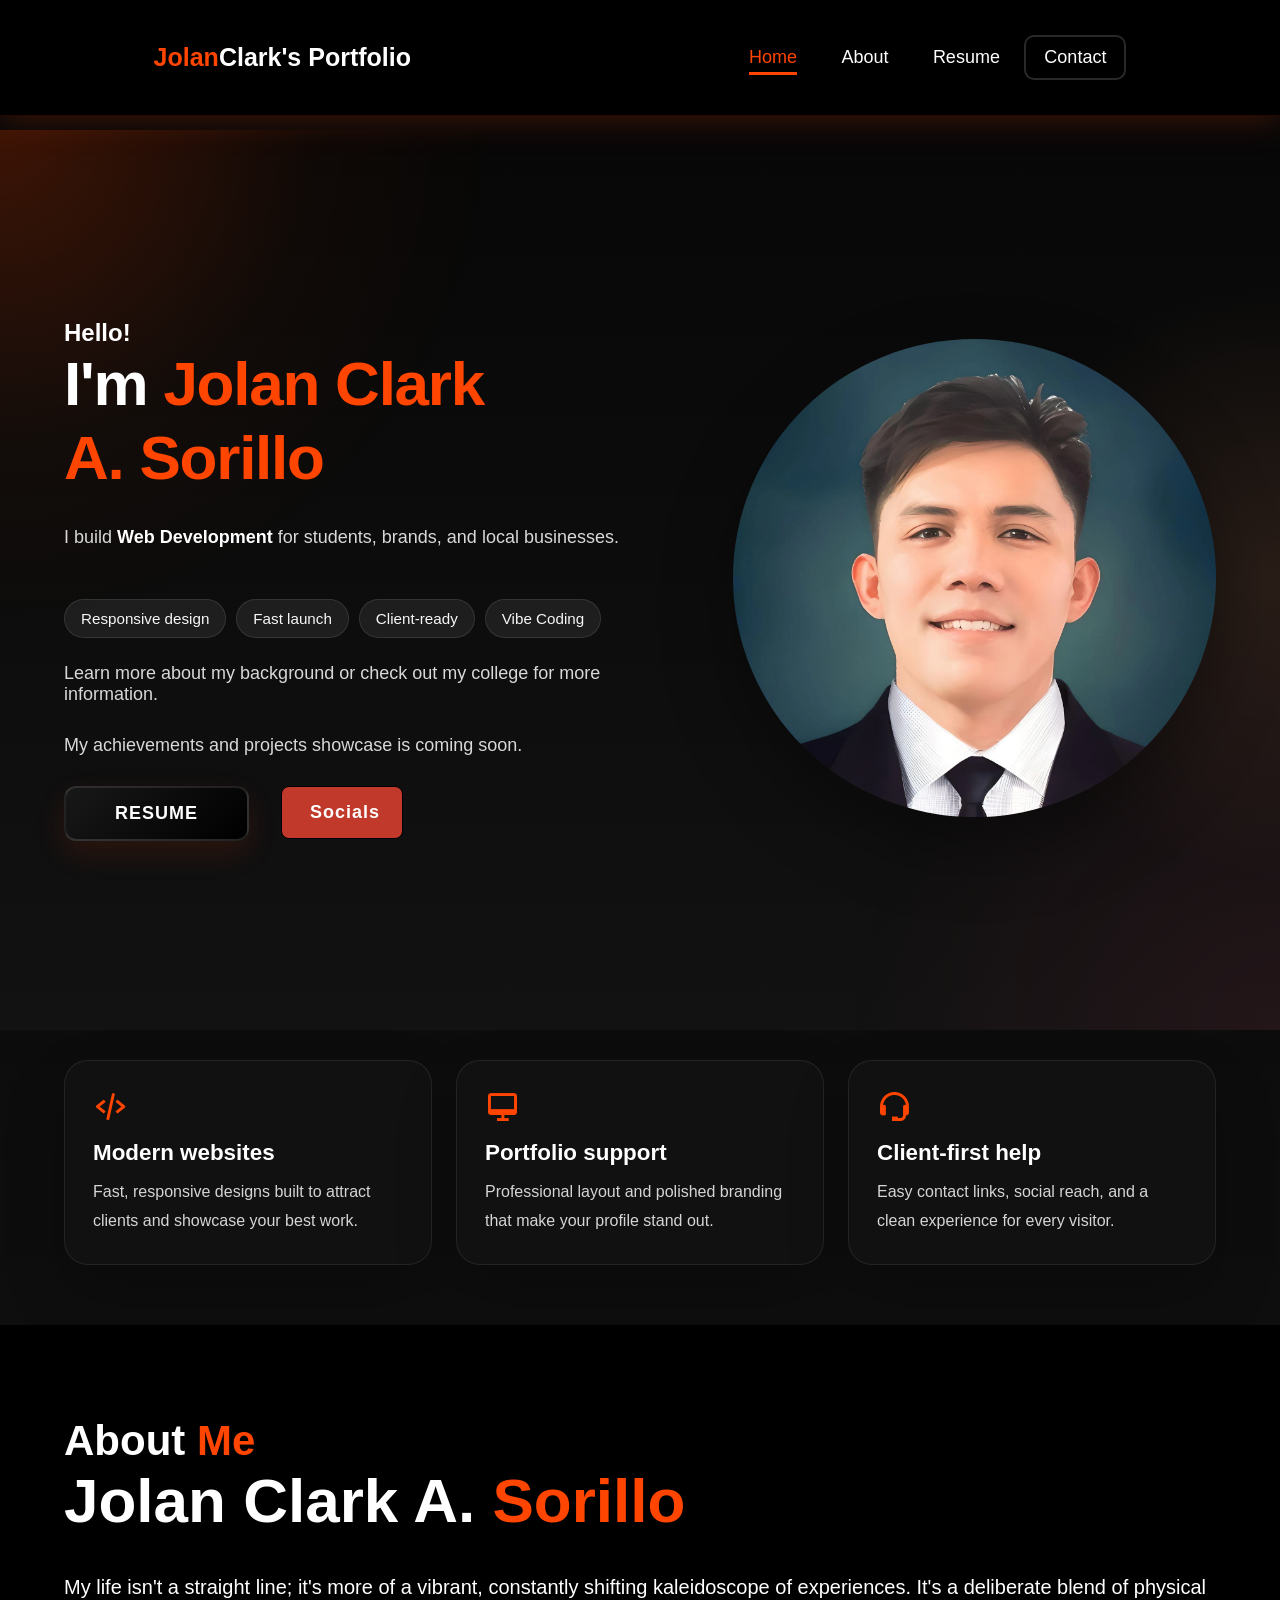
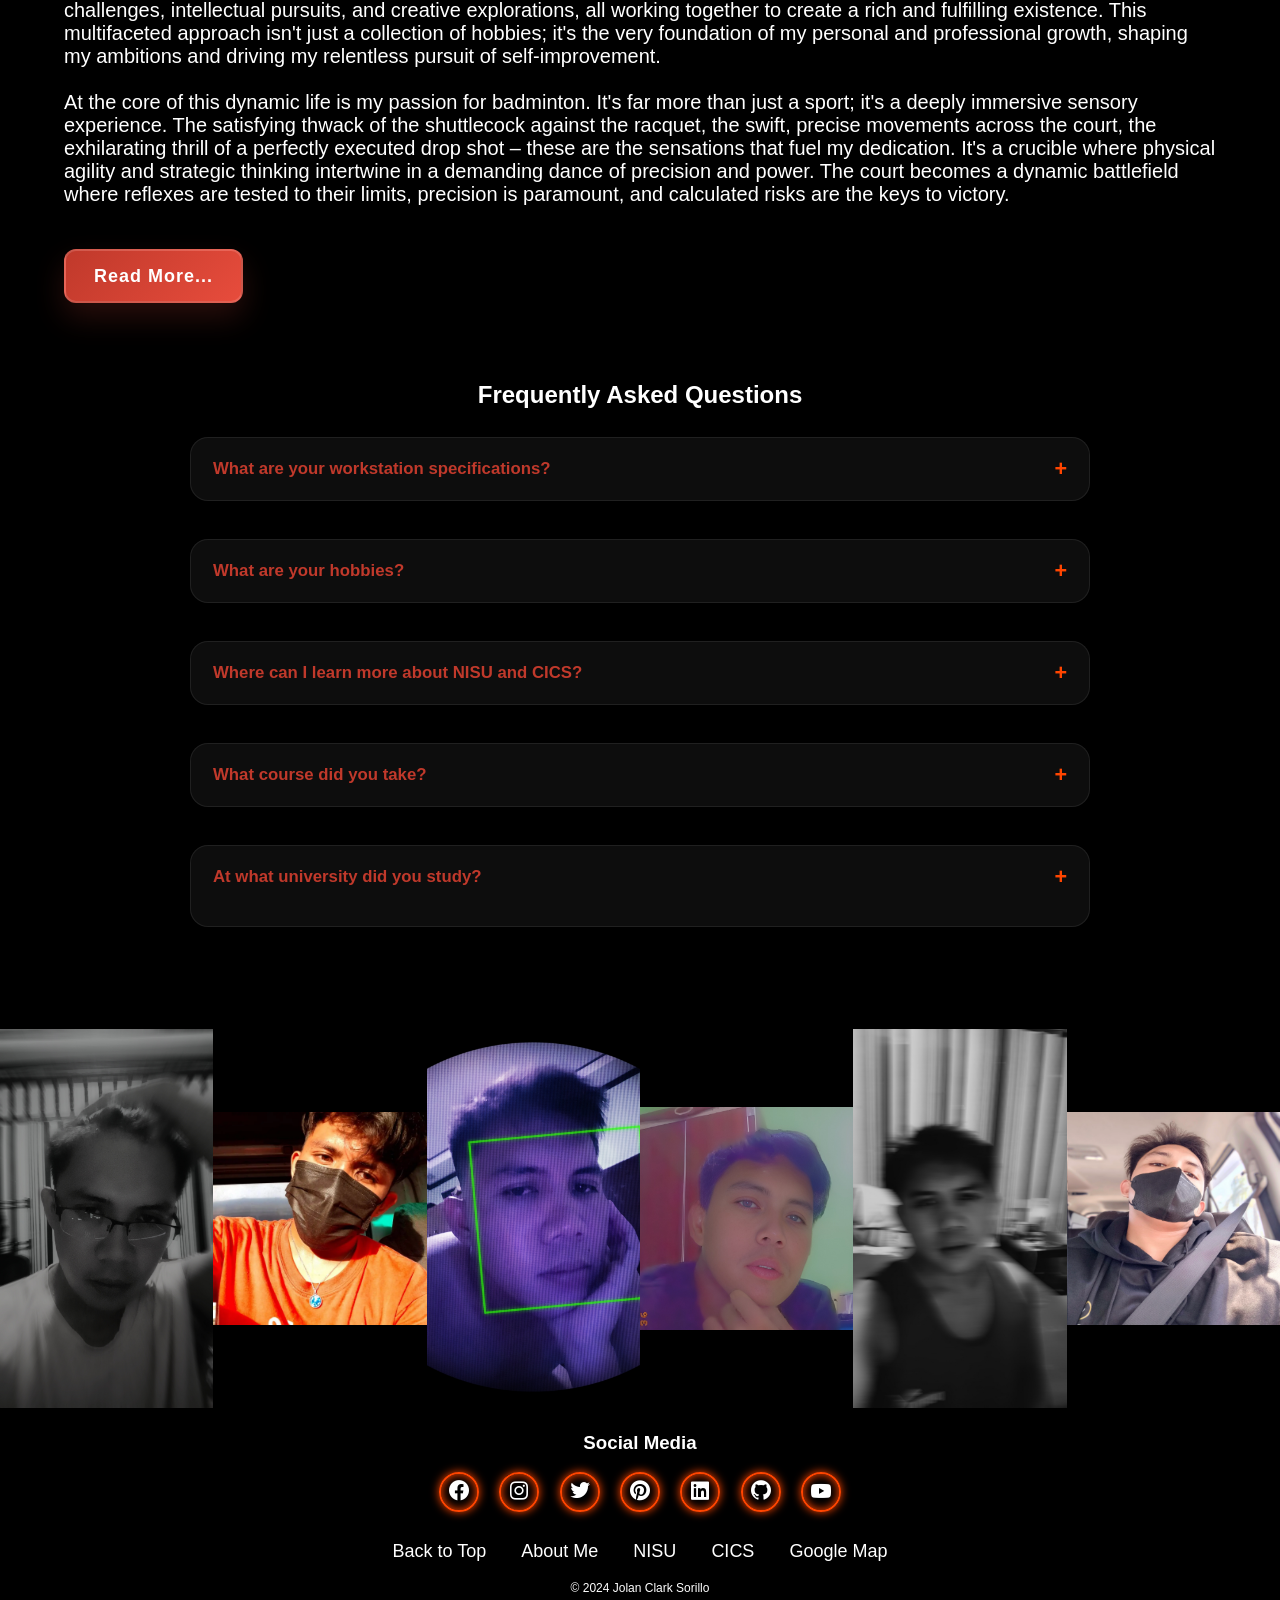
<file: index.html>
<!DOCTYPE html>
<html lang="en">
<head>
  <meta charset="UTF-8">
  <meta name="viewport" content="width=device-width, initial-scale=1.0">
  <meta name="description" content="Meet Jolan Clark Sorillo, a passionate student at NISU specializing in Information Technology. Explore my journey, skills, and projects in web development and badminton.">
  <meta name="keywords" content="Jolan Clark Sorillo, NISU, Information Technology, web development, badminton, student portfolio">
  <meta name="google-site-verification" content="google-site-verification=7jUbWUeSWiC-hlNPndTyGzZZxZpVmZKuSPXuNOEky3Y">
  <meta name="author" content="Jolan Clark Sorillo">
  <meta name="robots" content="index, follow">

  <title>Jolan Clark Sorillo - Portfolio</title>

    <!-- Open Graph Tags for Facebook -->
    <meta property="og:title" content="Jolan Clark A. Sorillo">
    <meta property="og:type" content="website">
    <meta property="og:url" content="https://jolanclarksorillo.site/index.html">
    <meta property="og:image" content="https://jolanclarksorillo.site/img/intro-bg.webp">
    <meta property="og:description" content="Meet Jolan Clark Sorillo, a passionate student at NISU specializing in Information Technology. Explore my journey, skills, and projects in web development and badminton.">
    <meta property="og:site_name" content="Jolan Clark Sorillo's Portfolio">
    <meta property="og:locale" content="en_US">

    <!-- Twitter Card Tags -->
    <meta name="twitter:card" content="summary_large_image">
    <meta name="twitter:title" content="Jolan Clark A. Sorillo">
    <meta name="twitter:description" content="Meet Jolan Clark Sorillo, a passionate student at NISU specializing in Information Technology. Explore my journey, skills, and projects in web development and badminton.">
    <meta name="twitter:image" content="https://jolanclarksorillo.site/img/intro-bg.webp">
    <meta name="twitter:site" content="@jolan_clark">

  <link rel="stylesheet" href="css/style.css">
  <link href='https://unpkg.com/boxicons@2.1.4/css/boxicons.min.css' rel='stylesheet'>

  <!-- favicons
  ================================================== -->
  <link rel="apple-touch-icon" sizes="192x192" href="apple-touch-icon.png">
  <link rel="icon" type="image/png" sizes="32x32" href="favicon-32x32.png">
  <link rel="icon" type="image/png" sizes="16x16" href="favicon-16x16.png">
  <link rel="manifest" href="site.webmanifest">
  <link rel="canonical" href="https://jolanclarksorillo.site/index.html">

  <script type="application/ld+json">
    {
      "@context": "https://schema.org",
      "@type": "Person",
      "name": "Jolan Clark Sorillo",
      "url": "http://www.jolanclarksorillo.site",
      "sameAs": [
        "https://www.facebook.com/larck.sorillo",
        "https://x.com/jolan_clark",
        "https://www.instagram.com/larck.sorillo/"
      ],
      "jobTitle": "Unemployed",
      "alumniOf": {
        "@type": "EducationalOrganization",
        "name": "Northern Iloilo State University"
      },
      "image": "img/intro-bg.webp",
      "description": "Jolan Clark Sorillo is a dedicated student at Northern Iloilo State University, pursuing a degree in Information Technology."
    }
    </script>

</head>
<body class="page-home">
  <div id="site-header"></div>
  <header class="home" itemscope="" itemtype="https://schema.org/Person">
    <div class="home-content scroll-reveal">
      <h2>Hello!</h2>
      <h1 itemprop="name">I'm <span>Jolan Clark<br></span><span class="name-accent">A. Sorillo</span></h1>
      <p class="hero-subtitle">I build <span class="typed-text"></span> for students, brands, and local businesses.</p>
      <div class="hero-badges">
        <span>Responsive design</span>
        <span>Fast launch</span>
        <span>Client-ready</span>
        <span>Vibe Coding</span>
      </div>
      <p class="para">Learn more about my <a href="about.html">background</a> or check out my <a href="cics.html">college</a> for more information.</p>
      <p class="para small-note">My achievements and projects showcase is coming soon.</p>

      <div class="btn-box">
        <button class="btn-1" id="playGameButton">RESUME</button>
        <div class="dropdown">
          <button class="dropbtn">Socials</button>
          <div class="dropdown-content">
            <a href="https://www.facebook.com/larck.sorillo/">Facebook</a>
            <a href="https://www.instagram.com/larck.sorillo/">Instagram</a>
            <a href="https://x.com/jolan_clark">Twitter</a>
            <a href="https://ph.pinterest.com/jolanclark/">Pinterest</a>
            <a href="https://www.linkedin.com/in/jolan-clark-sorillo-011197256/?originalSubdomain=ph">LinkedIn</a>
            <a href="https://github.com/JCsorillo">GitHub</a>
            <a href="https://www.youtube.com/@jcplayz3756">YouTube</a>
          </div>
        </div>
      </div>
        <script>
          document.getElementById('playGameButton').addEventListener('click', function() {
              window.location.href = 'resume.html';
          });

          const typedWords = ['Web Development', 'Portfolio Design', 'Client Websites'];
          const typedEl = document.querySelector('.typed-text');
          let typedIndex = 0;
          let charIndex = 0;

          function typeLoop() {
              const current = typedWords[typedIndex];
              typedEl.textContent = current.slice(0, charIndex);
              charIndex += 1;

              if (charIndex > current.length) {
                  setTimeout(() => {
                      charIndex = 0;
                      typedIndex = (typedIndex + 1) % typedWords.length;
                      typeLoop();
                  }, 1200);
              } else {
                  setTimeout(typeLoop, 110);
              }
          }
          typeLoop();

          const revealElements = document.querySelectorAll('.scroll-reveal');
          const revealObserver = new IntersectionObserver((entries) => {
              entries.forEach(entry => {
                  if (entry.isIntersecting) {
                      entry.target.classList.add('revealed');
                      revealObserver.unobserve(entry.target);
                  }
              });
          }, { threshold: 0.2 });

          revealElements.forEach(el => revealObserver.observe(el));
        </script>
    </div>
    
    <div class="img-box">
      <img src="img/intro-bg.webp" alt="NISU Student Profile" itemprop="image">
    </div>
  </header>

  <section class="services scroll-reveal">
    <div class="service-card">
      <i class='bx bx-code-alt'></i>
      <h3>Modern websites</h3>
      <p>Fast, responsive designs built to attract clients and showcase your best work.</p>
    </div>
    <div class="service-card">
      <i class='bx bx-desktop'></i>
      <h3>Portfolio support</h3>
      <p>Professional layout and polished branding that make your profile stand out.</p>
    </div>
    <div class="service-card">
      <i class='bx bx-support'></i>
      <h3>Client-first help</h3>
      <p>Easy contact links, social reach, and a clean experience for every visitor.</p>
    </div>
  </section>

  <section class="about scroll-reveal" id="about">
  
    <div class="about-content">
      <br><br><br><br>
      <h2 class="heading" itemprop="About">About <span>Me</span></h2>
      <h3 itemprop="name">Jolan Clark A. <span>Sorillo</span></h3>
      <p itemprop="description">
        My life isn't a straight line; it's more of a vibrant, constantly shifting kaleidoscope of experiences. 
        It's a deliberate blend of physical challenges, intellectual pursuits, and creative explorations, all working together to create a rich and fulfilling existence. 
        This multifaceted approach isn't just a collection of hobbies; it's the very foundation of my personal and professional growth, shaping my ambitions and driving my relentless pursuit of self-improvement.
        <br>
        <br>
        At the core of this dynamic life is my passion for badminton. It's far more than just a sport; it's a deeply immersive sensory experience. 
        The satisfying thwack of the shuttlecock against the racquet, the swift, precise movements across the court, the exhilarating thrill of a perfectly executed drop shot – these are the sensations that fuel my dedication. 
        It's a crucible where physical agility and strategic thinking intertwine in a demanding dance of precision and power. 
        The court becomes a dynamic battlefield where reflexes are tested to their limits, precision is paramount, and calculated risks are the keys to victory.

      </p>
      <a href="about.html" class="btn-2">Read More...</a>
      <br><br><br><br>
    </div>
  </section>

  <section class="faq" itemscope itemtype="https://schema.org/FAQPage">
    <h2>Frequently Asked Questions</h2>
    <br>
  <div class="faq-item" itemscope itemprop="mainEntity" itemtype="https://schema.org/Question">
    <h3 itemprop="name">What are your workstation specifications?</h3>
    <div class="faq-answer" itemscope itemprop="acceptedAnswer" itemtype="https://schema.org/Answer">
        <p itemprop="text">My laptop specs are an <strong>AMD Ryzen 5 5500U</strong> processor (6 Cores / 12 Threads), <strong>24 GB System RAM</strong>, a dedicated <strong>AMD Radeon RX 640 (2 GB VRAM)</strong> GPU with integrated AMD Radeon Graphics, a <strong>1 TB NVMe SSD</strong>, running <strong>Windows 11</strong>.</p>
    </div>
</div>
    <br>
    
    <div class="faq-item" itemscope itemprop="mainEntity" itemtype="https://schema.org/Question">
        <h3 itemprop="name">What are your hobbies?</h3>
        <div class="faq-answer" itemscope itemprop="acceptedAnswer" itemtype="https://schema.org/Answer">
            <p itemprop="text">My hobbies include playing badminton, gaming, and exploring culinary arts. These activities help me maintain a balanced lifestyle while pursuing my academic goals.</p>
        </div>
    </div>
    <br>
    
    <div class="faq-item" itemscope itemprop="mainEntity" itemtype="https://schema.org/Question">
        <h3 itemprop="name">Where can I learn more about NISU and CICS?</h3>
        <div class="faq-answer" itemscope itemprop="acceptedAnswer" itemtype="https://schema.org/Answer">
            <p itemprop="text">You can explore the dedicated NISU and CICS pages for more details about the university and the College of Information and Computing Studies.</p>
            <p><a href="nisu.html">NISU</a> · <a href="cics.html">CICS</a></p>
        </div>
    </div>
    <br>
    
    <div class="faq-item" itemscope itemprop="mainEntity" itemtype="https://schema.org/Question">
        <h3 itemprop="name">What course did you take?</h3>
        <div class="faq-answer" itemscope itemprop="acceptedAnswer" itemtype="https://schema.org/Answer">
            <p itemprop="text">I am taking a Bachelor of Science in Information Technology, majoring in Web and Application Development.</p>
        </div>
    </div>
    <br>
    
    <div class="faq-item" itemscope itemprop="mainEntity" itemtype="https://schema.org/Question">
        <h3 itemprop="name">At what university did you study?</h3>
        <div class="faq-answer" itemscope itemprop="acceptedAnswer" itemtype="https://schema.org/Answer">
            <p itemprop="text">I attended Northern Iloilo State University (NISU).</p>
        </div>
        <br>
    </div>
</section>

        <section class="instagram">
          <br><br><br><br>
            <a href="https://www.instagram.com/larck.sorillo/">
              <i class="fa fa-instagram" aria-hidden="true"></i>
              <span>@Jolan_Clark</span>
            </a>
            <div class="container-fluid">
              <div class="row">
                <div class="col-lg-12">
                  <div class="instagram-item">
          
                    <div class="instagram-item-thum">
                      <img src="img/1.webp" alt="Jolan Clark Sorillo">
                    </div>
                    <div class="instagram-item-thum">
                      <img src="img/4.webp" alt="NISU">
                    </div>
                    <div class="instagram-item-thum">
                      <img src="img/5.webp" alt="Northern Iloilo State University">
                    </div>
                    <div class="instagram-item-thum">
                      <img src="img/2.webp" alt="CICS">
                    </div>
                    <div class="instagram-item-thum">
                      <img src="img/3.webp" alt="College of Information and Computing Studies">
                    </div>
                    <div class="instagram-item-thum">
                      <img src="img/8.webp" alt="NISU CICS">
                    </div>
                  </div>
                </div>
              </div>
            </div>
          </section>


    <div id="site-footer"></div>
    <script src="js/main.js"></script>
    </body>
</html>
</file>
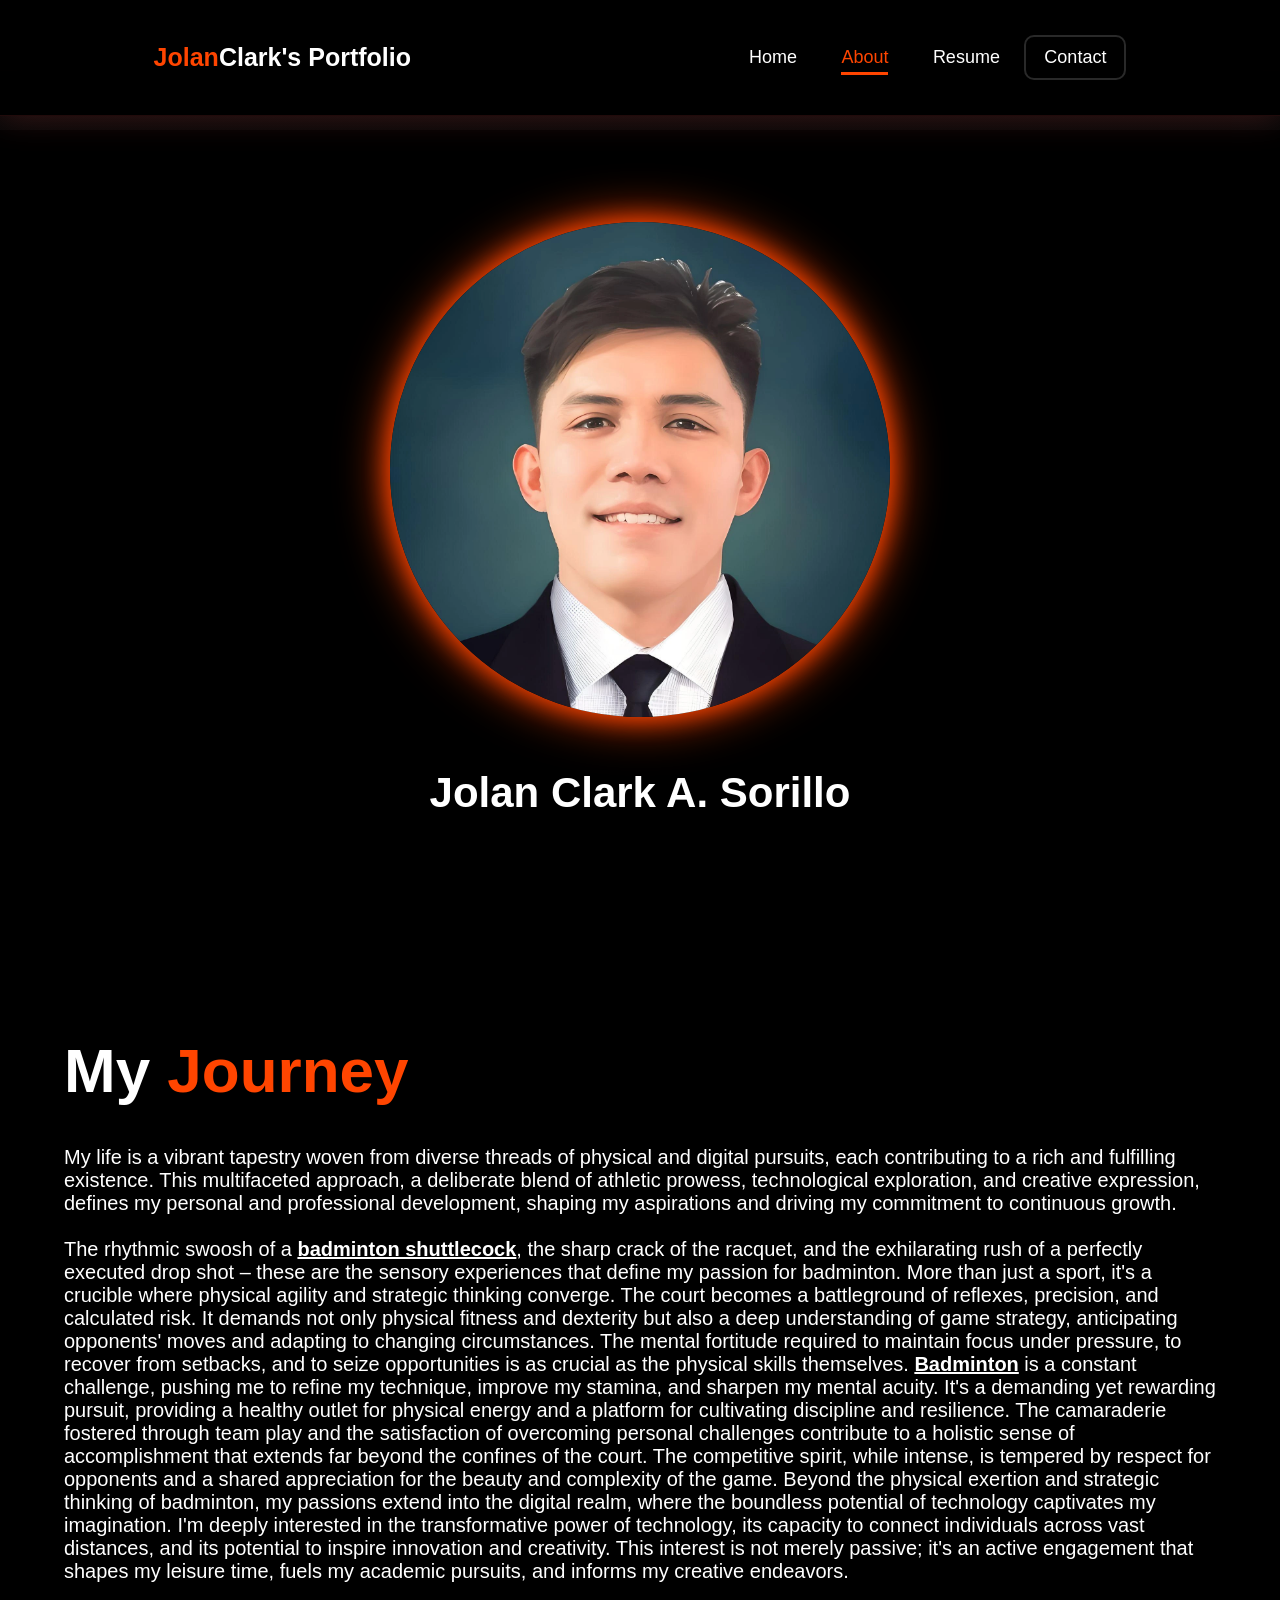
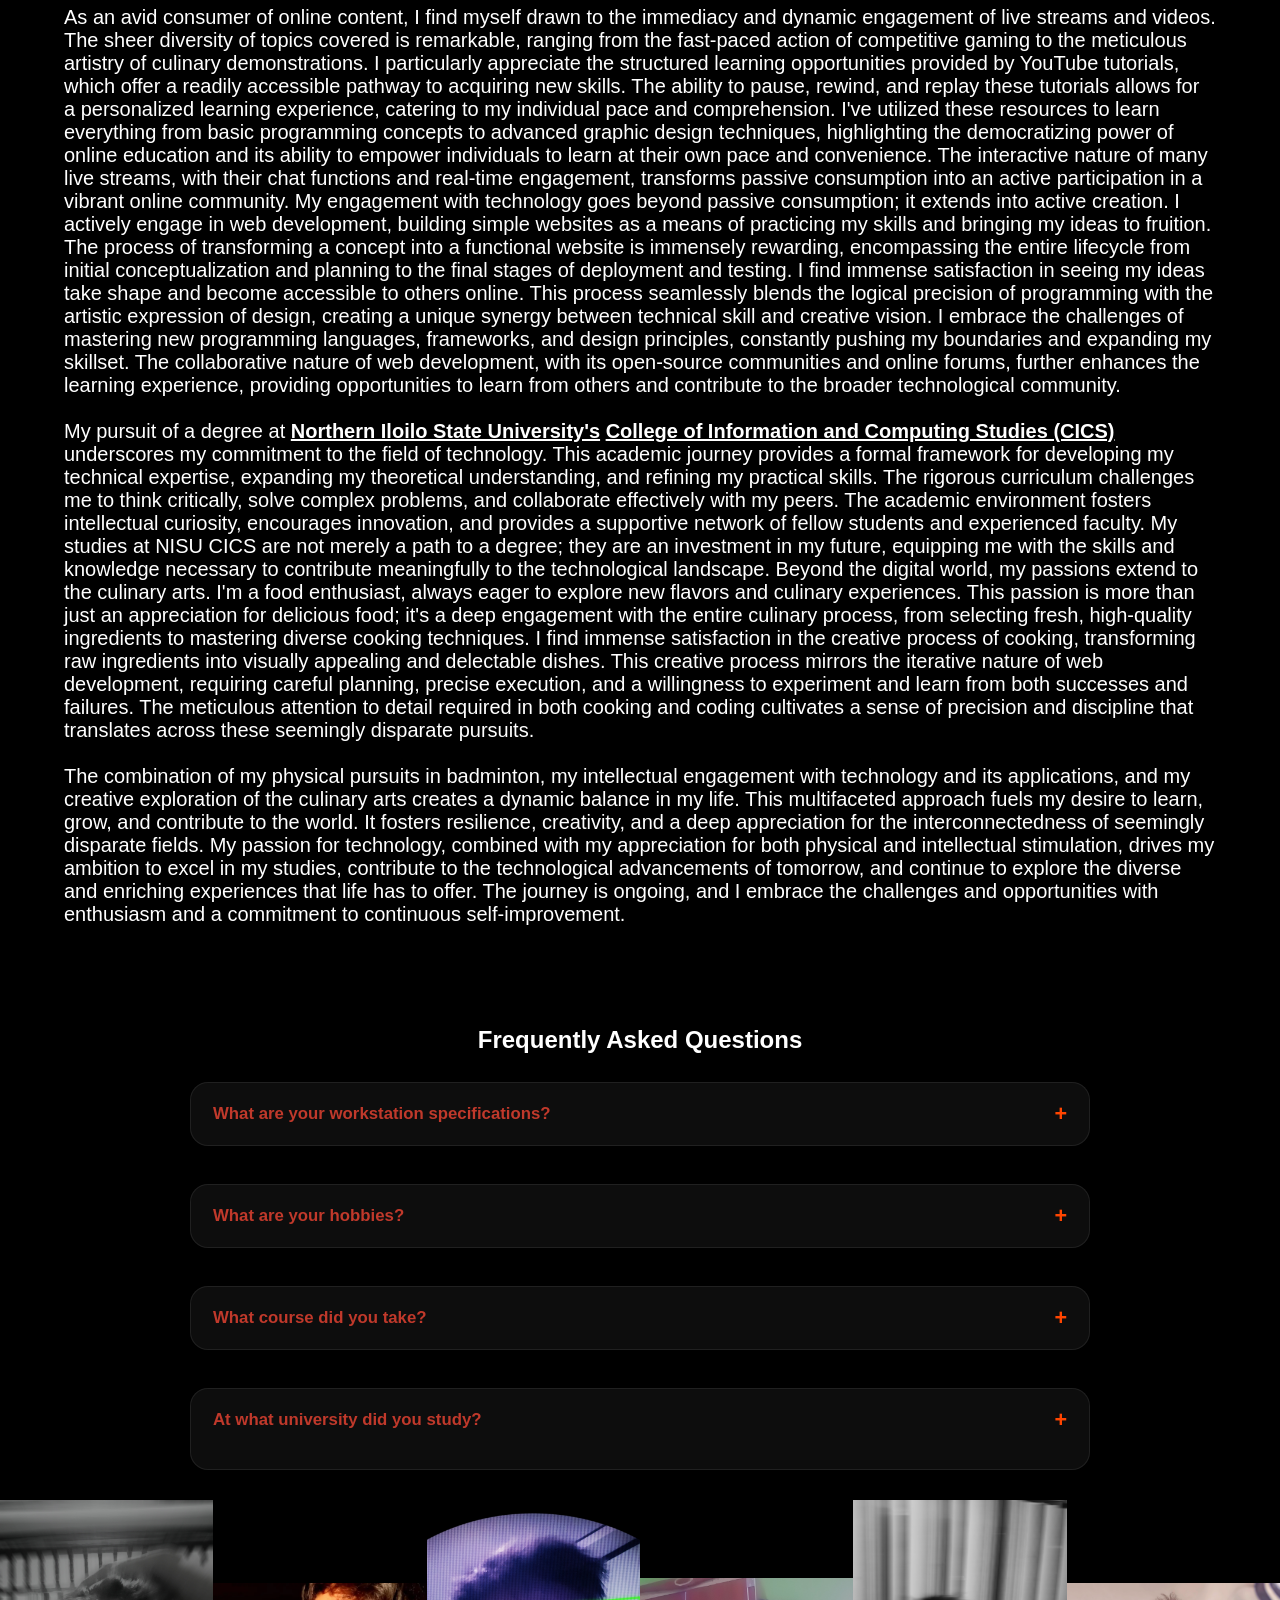
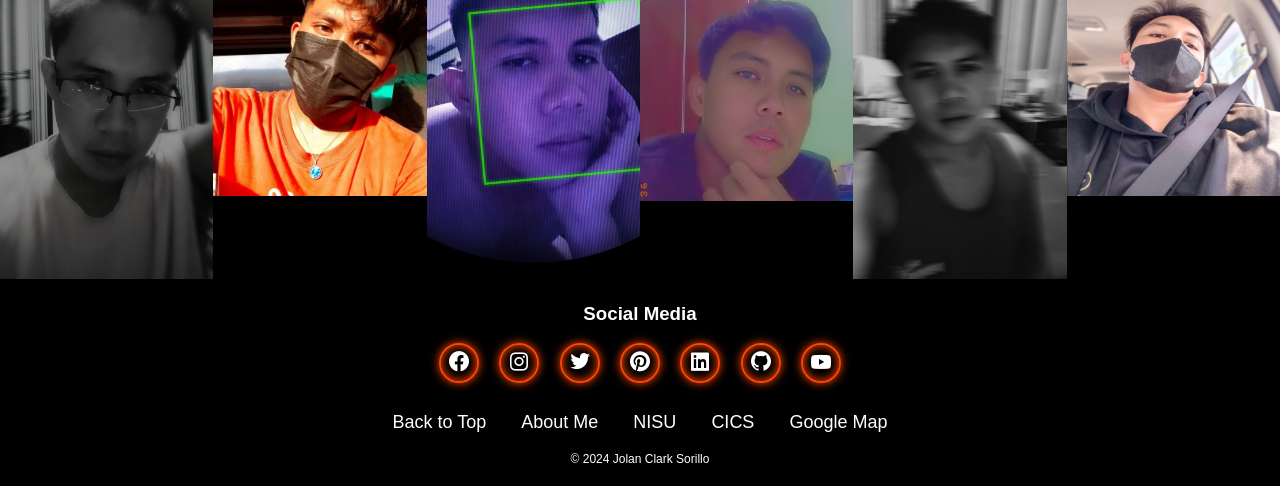
<file: about.html>
<!DOCTYPE html>
<html lang="en">
    <head>
        <meta charset="UTF-8">
        <meta name="viewport" content="width=device-width, initial-scale=1.0">
        <meta name="description" content="Explore the academic journey of Jolan Clark Sorillo, a dedicated student at Northern Iloilo State University (NISU) in the College of Information and Computing Studies (CICS) studying Bachelor of Science in Information Technology Major in Web and Application Development.">
        <meta name="keywords" content="NISU, CICS, Northern Iloilo State University, College of Information and Computing Studies, Student Portfolio">
         <meta name="google-site-verification" content="google-site-verification=7jUbWUeSWiC-hlNPndTyGzZZxZpVmZKuSPXuNOEky3Y">
        <meta name="author" content="Jolan Clark Sorillo">
        <meta name="robots" content="index, follow">

    <!-- Open Graph Tags for Facebook -->
    <meta property="og:title" content="About Jolan Clark Sorillo - NISU | CICS">
    <meta property="og:type" content="profile">
    <meta property="og:url" content="https://jolanclarksorillo.site/about.html">
    <meta property="og:image" content="https://jolanclarksorillo.site/img/intro-bg.webp">
    <meta property="og:description" content="Jolan Clark Sorillo is a dedicated student at Northern Iloilo State University, pursuing a degree in Information Technology with a focus on Web and Application Development.">
    <meta property="og:site_name" content="Jolan Clark Sorillo's Portfolio">
    <meta property="og:locale" content="en_US">

     <!-- Twitter Card Tags -->
     <meta name="twitter:card" content="summary_large_image">
     <meta name="twitter:title" content="About Jolan Clark Sorillo - NISU | CICS">
     <meta name="twitter:description" content="Jolan Clark Sorillo is a dedicated student at Northern Iloilo State University, pursuing a degree in Information Technology with a focus on Web and Application Development.">
     <meta name="twitter:image" content="https://jolanclarksorillo.site/img/intro-bg.webp">
     <meta name="twitter:site" content="@jolan_clark"> 

        <title>About - Jolan Clark Sorillo</title>

        <link rel="stylesheet" href="css/style.css">
        <link href='https://unpkg.com/boxicons@2.1.4/css/boxicons.min.css' rel='stylesheet'>

         <!-- favicons
    ================================================== -->
    <link rel="apple-touch-icon" sizes="192x192" href="apple-touch-icon.png">
    <link rel="icon" type="image/png" sizes="32x32" href="favicon-32x32.png">
    <link rel="icon" type="image/png" sizes="16x16" href="favicon-16x16.png">
    <link rel="manifest" href="site.webmanifest">
    <link rel="canonical" href="https://jolanclarksorillo.site/index.html">

    <script type="application/ld+json">
      {
        "@context": "https://schema.org",
        "@type": "Person",
        "name": "Jolan Clark Sorillo",
        "url": "https://jolanclarksorillo.site",
        "image": "img/intro-bg.webp",
        "description": "Jolan Clark Sorillo is a dedicated student at Northern Iloilo State University, pursuing a degree in Information Technology with a focus on Web and Application Development.",
        "sameAs": [
          "https://www.facebook.com/larck.sorillo/",
          "https://www.instagram.com/larck.sorillo/",
          "https://x.com/jolan_clark",
          "https://www.linkedin.com/in/jolan-clark-sorillo-011197256/?originalSubdomain=ph",
          "https://github.com/JCsorillo"
        ]
      }
      </script>

    </head>
    <body class="page-about">
        <div id="site-header"></div>

        <header class="about" itemscope="" itemtype="https://schema.org/Person">

          <div class="about-img"> <br><br><br><br>
            <img src="img/intro-bg.webp" alt="About Jolan Clark Sorillo">
                     <div class="about-contents">
            <h1 class="heading" itemprop="name"> <br>
            Jolan Clark A. Sorillo</h1>
          </div>
          </div>
          <br>
      </header>

        <section class="about" id="about">
            <div class="about-contents about-card">
              <h2>My <span>Journey</span></h2>
                <p>
                    My life is a vibrant tapestry woven from diverse threads of physical and digital pursuits, each contributing to a rich and fulfilling existence. 
                    This multifaceted approach, a deliberate blend of athletic prowess, technological exploration, and creative expression, defines my personal and professional development, shaping my aspirations and driving my commitment to continuous growth.
                    <br>
                    <br>
                    The rhythmic swoosh of a <a href="https://www.badmintonbay.com/shuttlecock-definition.html?srsltid=AfmBOoqI6XXK3GcZBBsrysV0kvbufclAXMVmcZ-r04M0V2l17zfmb9Og">badminton shuttlecock</a>, the sharp crack of the racquet, and the exhilarating rush of a perfectly executed drop shot – these are the sensory experiences that define my passion for badminton.
                    More than just a sport, it's a crucible where physical agility and strategic thinking converge. 
                    The court becomes a battleground of reflexes, precision, and calculated risk. 
                    It demands not only physical fitness and dexterity but also a deep understanding of game strategy, anticipating opponents' moves and adapting to changing circumstances. 
                    The mental fortitude required to maintain focus under pressure, to recover from setbacks, and to seize opportunities is as crucial as the physical skills themselves. 
                    <a href="https://olympics.com/en/sports/badminton/">Badminton</a> is a constant challenge, pushing me to refine my technique, improve my stamina, and sharpen my mental acuity. 
                    It's a demanding yet rewarding pursuit, providing a healthy outlet for physical energy and a platform for cultivating discipline and resilience. 
                    The camaraderie fostered through team play and the satisfaction of overcoming personal challenges contribute to a holistic sense of accomplishment that extends far beyond the confines of the court. 
                    The competitive spirit, while intense, is tempered by respect for opponents and a shared appreciation for the beauty and complexity of the game.
                    Beyond the physical exertion and strategic thinking of badminton, my passions extend into the digital realm, where the boundless potential of technology captivates my imagination. 
                    I'm deeply interested in the transformative power of technology, its capacity to connect individuals across vast distances, and its potential to inspire innovation and creativity. 
                    This interest is not merely passive; it's an active engagement that shapes my leisure time, fuels my academic pursuits, and informs my creative endeavors.
                    <br>
                    <br>
                    As an avid consumer of online content, I find myself drawn to the immediacy and dynamic engagement of live streams and videos. The sheer diversity of topics covered is remarkable, ranging from the fast-paced action of competitive gaming to the meticulous artistry of culinary demonstrations. 
                    I particularly appreciate the structured learning opportunities provided by YouTube tutorials, which offer a readily accessible pathway to acquiring new skills. The ability to pause, rewind, and replay these tutorials allows for a personalized learning experience, catering to my individual pace and comprehension. 
                    I've utilized these resources to learn everything from basic programming concepts to advanced graphic design techniques, highlighting the democratizing power of online education and its ability to empower individuals to learn at their own pace and convenience. 
                    The interactive nature of many live streams, with their chat functions and real-time engagement, transforms passive consumption into an active participation in a vibrant online community.
                    My engagement with technology goes beyond passive consumption; it extends into active creation. 
                    I actively engage in web development, building simple websites as a means of practicing my skills and bringing my ideas to fruition. 
                    The process of transforming a concept into a functional website is immensely rewarding, encompassing the entire lifecycle from initial conceptualization and planning to the final stages of deployment and testing. 
                    I find immense satisfaction in seeing my ideas take shape and become accessible to others online. 
                    This process seamlessly blends the logical precision of programming with the artistic expression of design, creating a unique synergy between technical skill and creative vision. 
                    I embrace the challenges of mastering new programming languages, frameworks, and design principles, constantly pushing my boundaries and expanding my skillset. 
                    The collaborative nature of web development, with its open-source communities and online forums, further enhances the learning experience, providing opportunities to learn from others and contribute to the broader technological community.
                    <br>
                    <br>
                    My pursuit of a degree at <a href="https://www.nisu.edu.ph">Northern Iloilo State University's</a> <a href="https://www.nisu.edu.ph/index.php/academics/college-of-information-and-computing-studies">College of Information and Computing Studies (CICS)</a> underscores my commitment to the field of technology. 
                    This academic journey provides a formal framework for developing my technical expertise, expanding my theoretical understanding, and refining my practical skills. 
                    The rigorous curriculum challenges me to think critically, solve complex problems, and collaborate effectively with my peers. 
                    The academic environment fosters intellectual curiosity, encourages innovation, and provides a supportive network of fellow students and experienced faculty. 
                    My studies at NISU CICS are not merely a path to a degree; they are an investment in my future, equipping me with the skills and knowledge necessary to contribute meaningfully to the technological landscape.
                    Beyond the digital world, my passions extend to the culinary arts. 
                    I'm a food enthusiast, always eager to explore new flavors and culinary experiences. 
                    This passion is more than just an appreciation for delicious food; it's a deep engagement with the entire culinary process, from selecting fresh, high-quality ingredients to mastering diverse cooking techniques. 
                    I find immense satisfaction in the creative process of cooking, transforming raw ingredients into visually appealing and delectable dishes. 
                    This creative process mirrors the iterative nature of web development, requiring careful planning, precise execution, and a willingness to experiment and learn from both successes and failures. 
                    The meticulous attention to detail required in both cooking and coding cultivates a sense of precision and discipline that translates across these seemingly disparate pursuits.
                    <br>
                    <br>
                    The combination of my physical pursuits in badminton, my intellectual engagement with technology and its applications, and my creative exploration of the culinary arts creates a dynamic balance in my life. 
                    This multifaceted approach fuels my desire to learn, grow, and contribute to the world. 
                    It fosters resilience, creativity, and a deep appreciation for the interconnectedness of seemingly disparate fields. 
                    My passion for technology, combined with my appreciation for both physical and intellectual stimulation, drives my ambition to excel in my studies, contribute to the technological advancements of tomorrow, and continue to explore the diverse and enriching experiences that life has to offer. 
                    The journey is ongoing, and I embrace the challenges and opportunities with enthusiasm and a commitment to continuous self-improvement.
                </p>
            </div>
        </section>

      <section class="faq" itemscope itemtype="https://schema.org/FAQPage">
          <h2>Frequently Asked Questions</h2>
          <br>
         <div class="faq-item" itemscope itemprop="mainEntity" itemtype="https://schema.org/Question">
    <h3 itemprop="name">What are your workstation specifications?</h3>
    <div class="faq-answer" itemscope itemprop="acceptedAnswer" itemtype="https://schema.org/Answer">
        <p itemprop="text">My laptop specs are an <strong>AMD Ryzen 5 5500U</strong> processor (6 Cores / 12 Threads), <strong>24 GB System RAM</strong>, a dedicated <strong>AMD Radeon RX 640 (2 GB VRAM)</strong> GPU with integrated AMD Radeon Graphics, a <strong>1 TB NVMe SSD</strong>, running <strong>Windows 11</strong>.</p>
    </div>
</div>
        <br>
          
          <div class="faq-item" itemscope itemprop="mainEntity" itemtype="https://schema.org/Question">
              <h3 itemprop="name">What are your hobbies?</h3>
              <div class="faq-answer" itemscope itemprop="acceptedAnswer" itemtype="https://schema.org/Answer">
                  <p itemprop="text">My hobbies include playing badminton, gaming, and exploring culinary arts. These activities help me maintain a balanced lifestyle while pursuing my academic goals.</p>
              </div>
          </div>
          <br>
          
          <div class="faq-item" itemscope itemprop="mainEntity" itemtype="https://schema.org/Question">
              <h3 itemprop="name">What course did you take?</h3>
              <div class="faq-answer" itemscope itemprop="acceptedAnswer" itemtype="https://schema.org/Answer">
                  <p itemprop="text">I completed a Bachelor of Science in Information Technology, majoring in Web and Application Development.</p>
              </div>
          </div>
          <br>
          
          <div class="faq-item" itemscope itemprop="mainEntity" itemtype="https://schema.org/Question">
              <h3 itemprop="name">At what university did you study?</h3>
              <div class="faq-answer" itemscope itemprop="acceptedAnswer" itemtype="https://schema.org/Answer">
                  <p itemprop="text">I attended Northern Iloilo State University (NISU).</p>
              </div>
              <br>
          </div>
      </section>

        <section class="instagram">
            <a href="https://www.instagram.com/larck.sorillo/">
              <i class="fa fa-instagram" aria-hidden="true"></i>
              <span>@Jolan_Clark</span>
            </a>
            <div class="container-fluid">
              <div class="row">
                <div class="col-lg-12">
                  <div class="instagram-item">
          
                    <div class="instagram-item-thum">
                      <img src="img/1.webp" alt="Jolan Clark Sorillo">
                    </div>
                    <div class="instagram-item-thum">
                      <img src="img/4.webp" alt="NISU">
                    </div>
                    <div class="instagram-item-thum">
                      <img src="img/5.webp" alt="Northern Iloilo State University">
                    </div>
                    <div class="instagram-item-thum">
                      <img src="img/2.webp" alt="CICS">
                    </div>
                    <div class="instagram-item-thum">
                      <img src="img/3.webp" alt="College of Information and Computing Studies">
                    </div>
                    <div class="instagram-item-thum">
                      <img src="img/8.webp" alt="NISU CICS">
                    </div>
                  </div>
                </div>
              </div>
            </div>
          </section>

    <div id="site-footer"></div>
    <script src="js/main.js"></script>
    </body>
</html>
</file>
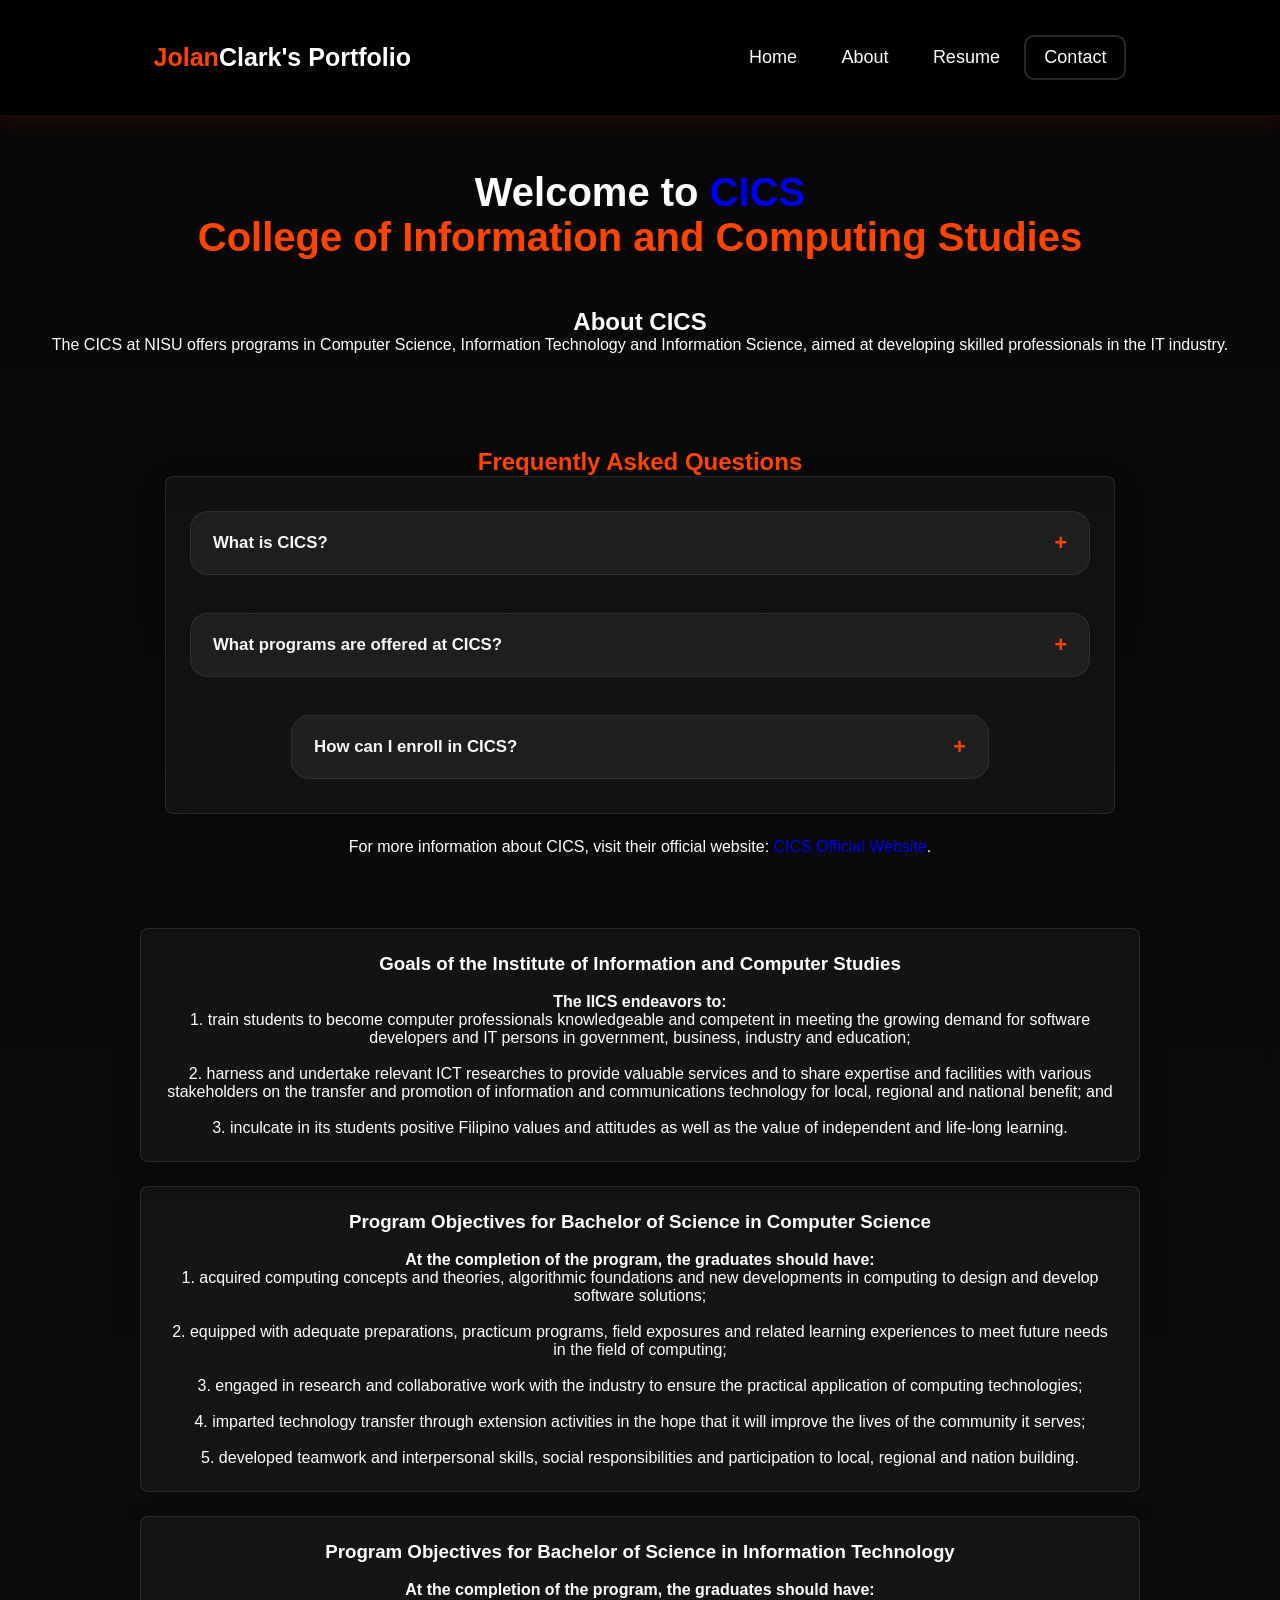
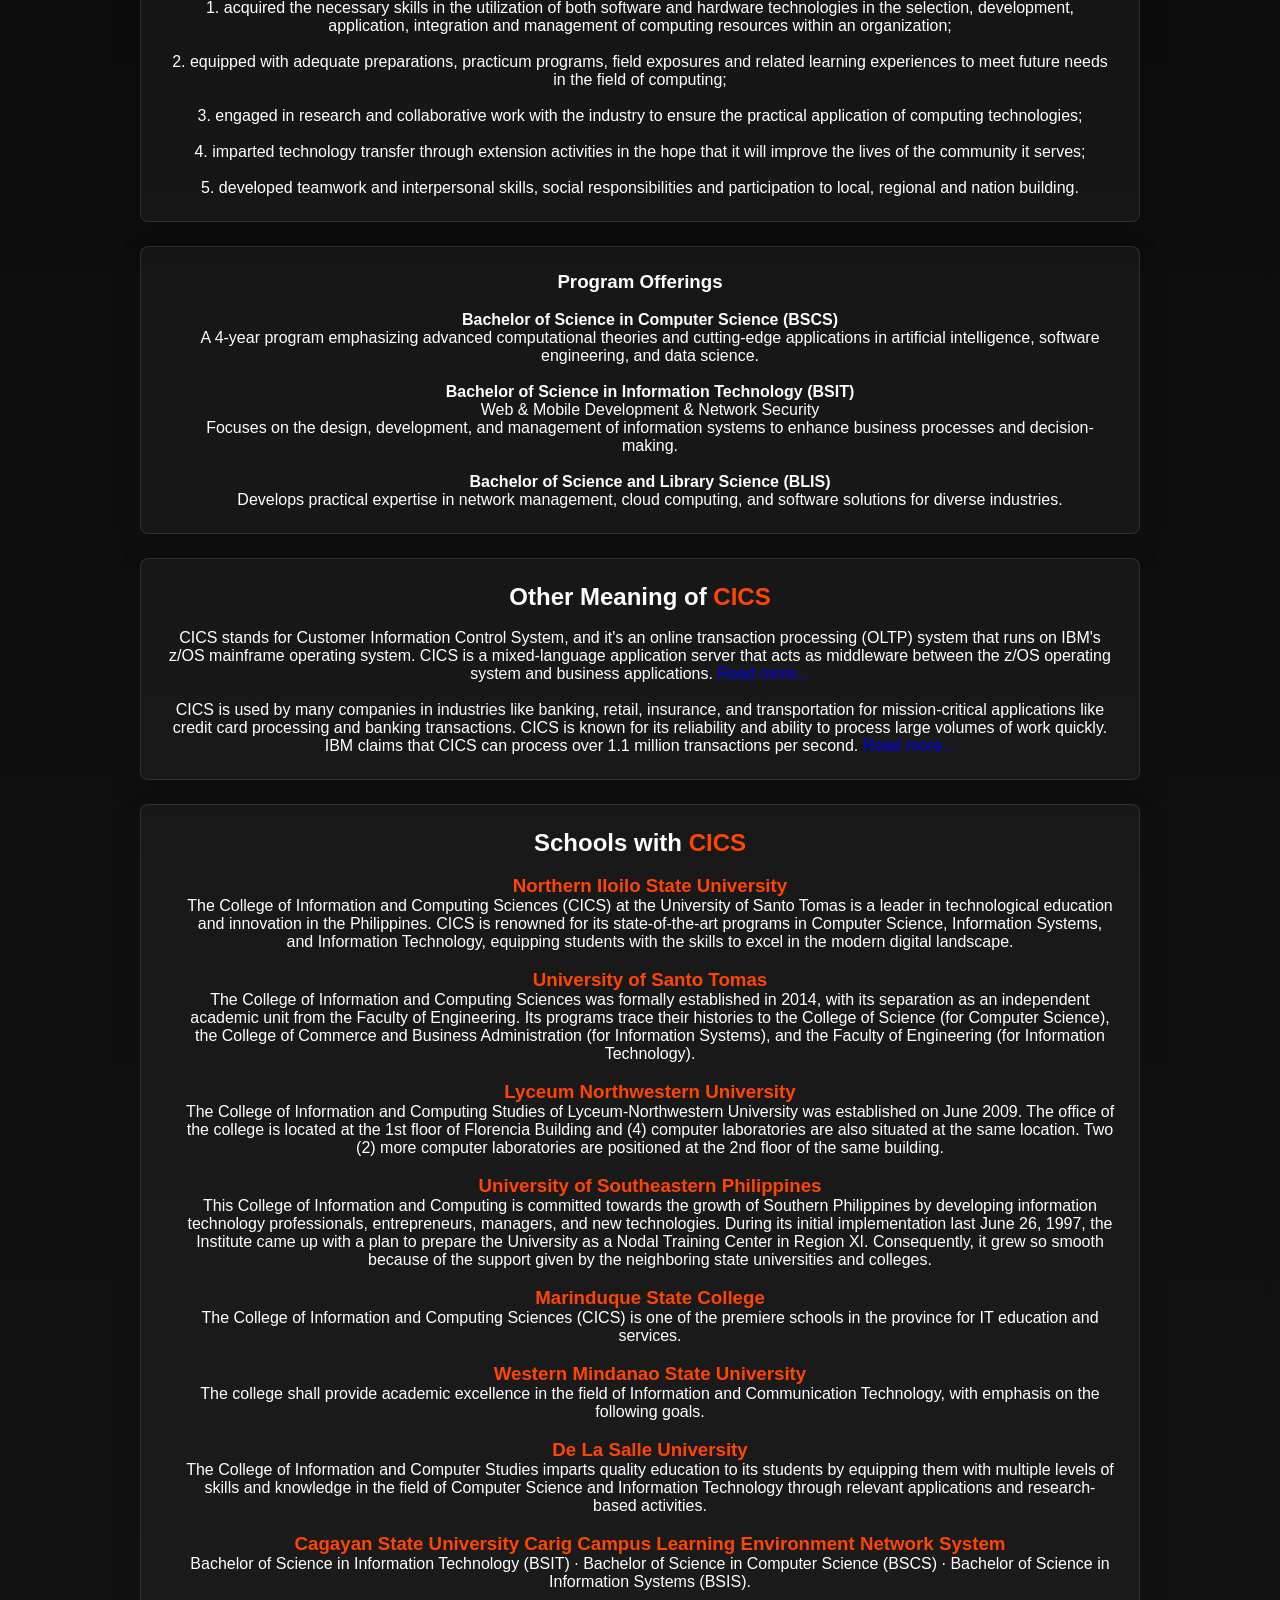
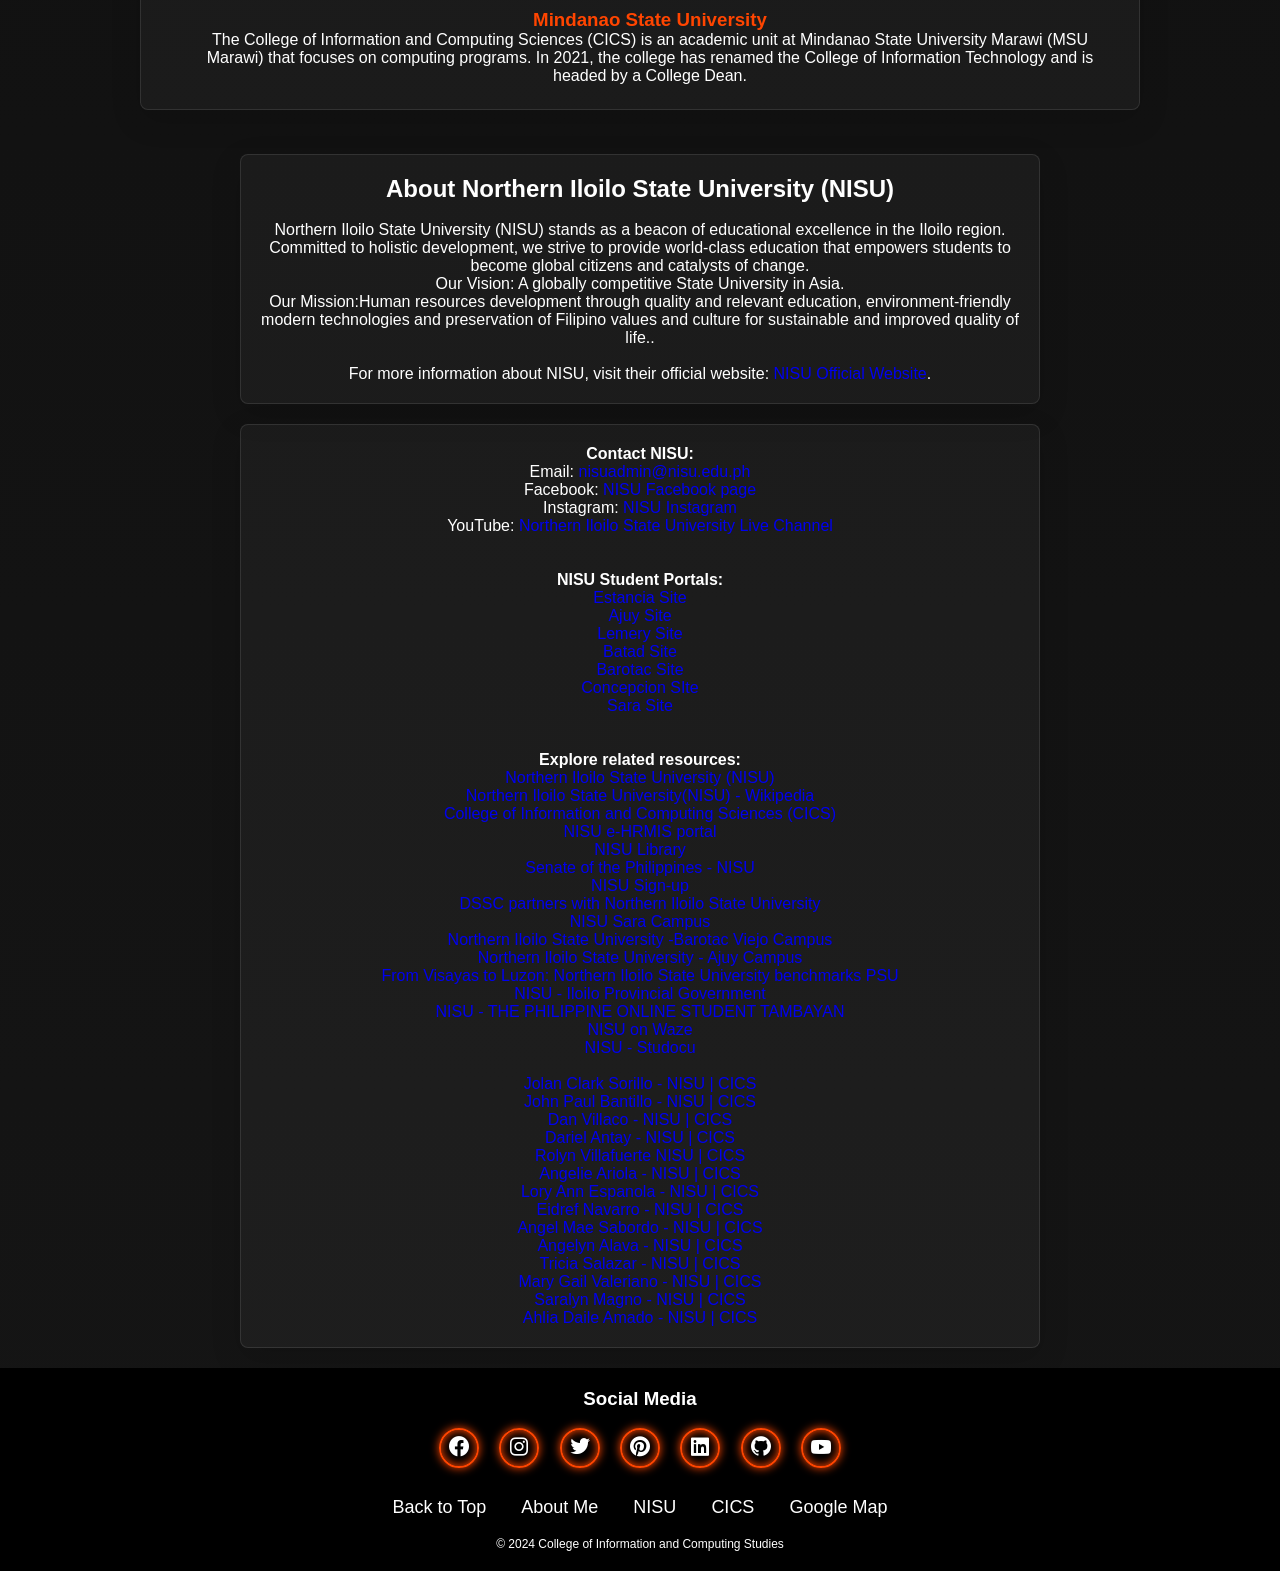
<file: cics.html>
<!DOCTYPE html>
<html lang="en">
    <head>
        <meta charset="UTF-8">
        <meta name="viewport" content="width=device-width, initial-scale=1.0">
        <meta name="description" content="The CICS - College of Information and Computing Studies at NISU - Northern Iloilo State University , offering programs in Computer Science and Information Technology, aimed at developing skilled professionals in the IT industry, CS Industry and LIS Industry.">
        <meta name="keywords" content="CICS, College of Information and Computing Studies, Northern Iloilo State University, NISU, Computer Science, Information Technology, IT education, software development, ICT research, academic programs, Estancia, Philippines">
         <meta name="google-site-verification" content="google-site-verification=7jUbWUeSWiC-hlNPndTyGzZZxZpVmZKuSPXuNOEky3Y">
        <meta name="author" content="Jolan Clark Sorillo">
        <meta name="robots" content="index, follow">
        
        <title>CICS - College of Information and Computing Studies</title>

        <!-- Open Graph Tags for Facebook -->
    <meta property="og:title" content="CICS - College of Information and Computing Studies">
    <meta property="og:type" content="website">
    <meta property="og:url" content="https://jolanclarksorillo.site/cics.html">
    <meta property="og:image" content="https://jolanclarksorillo.site/img/intro-bg.webp"> <!-- Replace with an appropriate image URL -->
    <meta property="og:description" content="The CICS - College of Information and Computing Studies at NISU, offering programs in Computer Science and Information Technology, aimed at developing skilled professionals in the IT industry.">
    <meta property="og:site_name" content="CICS - College of Information and Computing Studies">
    <meta property="og:locale" content="en_US">

    <!-- Twitter Card Tags -->
    <meta name="twitter:card" content="summary_large_image">
    <meta name="twitter:title" content="CICS - College of Information and Computing Studies">
    <meta name="twitter:description" content="The CICS - College of Information and Computing Studies at NISU, offering programs in Computer Science and Information Technology, aimed at developing skilled professionals in the IT industry.">
    <meta name="twitter:image" content="https://jolanclarksorillo.site/img/intro-bg.webp">
    <meta name="twitter:site" content="@jolan_clark">


        <link rel="stylesheet" href="css/style.css">
        <link href='https://unpkg.com/boxicons@2.1.4/css/boxicons.min.css' rel='stylesheet'>

         <!-- favicons
    ================================================== -->
    <link rel="apple-touch-icon" sizes="192x192" href="apple-touch-icon.png">
    <link rel="icon" type="image/png" sizes="32x32" href="favicon-32x32.png">
    <link rel="icon" type="image/png" sizes="16x16" href="favicon-16x16.png">
    <link rel="manifest" href="site.webmanifest">
    <link rel="canonical" href="https://jolanclarksorillo.site/nisu.html">

    <script type="application/ld+json">
        {
          "@context": "https://schema.org",
          "@type": "SubOrganization",
          "name": "College of Information and Computing Studies",
          "url": "https://www.nisu.edu.ph/index.php/academics/college-of-information-and-computing-studies",
          "address": {
            "@type": "PostalAddress",
            "addressLocality": "Estancia",
            "addressRegion": "Iloilo",
            "addressCountry": "Philippines"
          },
          "description": "The College of Information and Computing Studies at NISU offers programs in Computer Science and Information Technology, aimed at developing skilled professionals in the IT industry.",
          "parentOrganization": {
            "@type": "EducationalOrganization",
            "name": "Northern Iloilo State University"
          }
        }
        </script>

    </head>
    <body class="page-cics">
        <div id="site-header"></div>
        <header class="nisu-section scroll-reveal" itemscope itemtype="https://schema.org/SubOrganization">
            <h1 itemprop="name">Welcome to <a href="https://www.nisu.edu.ph/index.php/academics/college-of-information-and-computing-studies">CICS</a> <br>
<span>College of Information and Computing Studies</span></h1>
<h2>About CICS</h2>
<p itemprop="description">The CICS at NISU offers programs in Computer Science, Information Technology and Information Science, aimed at developing skilled professionals in the IT industry.</p>
        </header>

        <section class="content-section">
            <h2><span>Frequently Asked Questions</span></h2>
            <div itemscope itemtype="https://schema.org/FAQPage" class="container">
                <div class="faq-item" itemscope itemprop="mainEntity" itemtype="https://schema.org/Question">
                    <h3 itemprop="name">What is CICS?</h3>
                    <div class="faq-answer" itemscope itemprop="acceptedAnswer" itemtype="https://schema.org/Answer">
                        <p itemprop="text">CICS stands for College of Information and Computing Studies to train students to become computer professionals knowledgeable and competent in meeting the growing demand for software developers and IT persons.</p>
                    </div>
                </div>
                <br>
                <div class="faq-item" itemscope itemprop="mainEntity" itemtype="https://schema.org/Question">
                    <h3 itemprop="name">What programs are offered at CICS?</h3>
                    <div class="faq-answer" itemscope itemprop="acceptedAnswer" itemtype="https://schema.org/Answer">
                        <p itemprop="text">CICS offers Bachelor's degrees in Bachelor of Science in Computer Science, Bachelor of Science in Information Technology and Bachelor of Library and Information Science.</p>
                    </div>
                </div>
                <br>
                <div class="faq-item" itemscope itemprop="mainEntity" itemtype="https://schema.org/Question">
                    <h3 itemprop="name">How can I enroll in CICS?</h3>
                    <div class="faq-answer" itemscope itemprop="acceptedAnswer" itemtype="https://schema.org/Answer">
                        <p itemprop="text">To enroll in CICS, visit the NISU website and follow the admission guidelines provided there.</p>
                    </div>
                </div>
            </div>
            <p>
                For more information about CICS, visit their official website: <a href="https://www.nisu.edu.ph/index.php/academics/college-of-information-and-computing-studies">CICS Official Website</a>.
            </p>
        </section>
<br>
        <section class="content-section">
            <div class="container">
                <h3>Goals of the Institute of Information and Computer Studies</h3>
                <br>
                <p>
                    <h4>The IICS endeavors to:</h4>
                    1. train students to become computer professionals knowledgeable and competent in meeting the growing demand for software developers and IT persons in government, business, industry and education;
                    <br><br>
                    2. harness and undertake relevant ICT researches to provide valuable services and to share expertise and facilities with various stakeholders on the transfer and promotion of information and communications technology for local, regional and national benefit; and
                    <br><br>
                    3. inculcate in its students positive Filipino values and attitudes as well as the value of independent and life-long learning.
                </p>
            </div>
            <div class="container">
                <h3>Program Objectives for Bachelor of Science in Computer Science</h3>
                <br>
                <p>
                    <h4>At the completion of the program, the graduates should have:</h4>
                    1. acquired computing concepts and theories, algorithmic foundations and new developments in computing to design and develop software solutions;
                    <br><br>
                    2. equipped with adequate preparations, practicum programs, field exposures and related learning experiences to meet future needs in the field of computing;
                    <br><br>
                    3. engaged in research and collaborative work with the industry to ensure the practical application of computing technologies;
                    <br><br>
                    4. imparted technology transfer through extension activities in the hope that it will improve the lives of the community it serves;
                    <br><br>
                    5. developed teamwork and interpersonal skills, social responsibilities and participation to local, regional and nation building.
                </p>
            </div>
            <div class="container">
                <h3>Program Objectives for Bachelor of Science in Information Technology</h3>
                <br>
                <p>
                    <h4>At the completion of the program, the graduates should have:</h4>
                    1. acquired the necessary skills in the utilization of both software and hardware technologies in the selection, development, application, integration and management of computing resources within an organization;
                    <br><br>
                    2. equipped with adequate preparations, practicum programs, field exposures and related learning experiences to meet future needs in the field of computing;
                    <br><br>
                    3. engaged in research and collaborative work with the industry to ensure the practical application of computing technologies;
                    <br><br>
                    4. imparted technology transfer through extension activities in the hope that it will improve the lives of the community it serves;
                    <br><br>
                    5. developed teamwork and interpersonal skills, social responsibilities and participation to local, regional and nation building.
            </div>
            <div class="container">
                <h3>Program Offerings</h3>
                <ul class="bullets">
                    <br>
                    <li><h4>Bachelor of Science in Computer Science (BSCS)</h4></li>
                    <p>A 4-year program emphasizing advanced computational theories and cutting-edge applications in artificial intelligence, software engineering, and data science.</p>
                    <br>
                    
                    <li><h4>Bachelor of Science in Information Technology (BSIT)</h4></li>
                    Web & Mobile Development & Network Security
                    <p>Focuses on the design, development, and management of information systems to enhance business processes and decision-making.</p>
                    <br>
                    
                    <li><h4>Bachelor of Science and Library Science (BLIS)</h4></li>
                    <p>Develops practical expertise in network management, cloud computing, and software solutions for diverse industries.</p>
                </ul>
            </div>
            <div class="container">
                <h2>Other Meaning of <span>CICS</span></h2>
                              <br>
                <p>
                    CICS stands for Customer Information Control System, and it's an online transaction processing (OLTP) system that runs on IBM's z/OS mainframe operating system. 
                    CICS is a mixed-language application server that acts as middleware between the z/OS operating system and business applications. <a href="https://www.techtarget.com/searchdatacenter/definition/CICS">Read more...</a>
                </p>
                <br>
                <p>
                    CICS is used by many companies in industries like banking, retail, insurance, and transportation for mission-critical applications like credit card processing and banking transactions. 
                    CICS is known for its reliability and ability to process large volumes of work quickly. 
                    IBM claims that CICS can process over 1.1 million transactions per second. <a href="https://www.ibm.com/docs/en/cics-ts/6.x?topic=what-is-cics-transaction-server-zos">Read more...</a>
                </p>
              </div>
              <div class="container">
                <h2>Schools with <span>CICS</span></h2>
                <ul class="bullets">
                    <br>
                    <li><h3><a href="https://www.nisu.edu.ph/index.php/academics/college-of-information-and-computing-studies"><span>Northern Iloilo State University</span></a></h3></li>
                    <p>
                        The College of Information and Computing Sciences (CICS) at the University of Santo Tomas is a leader in technological education and innovation in the Philippines. 
        CICS is renowned for its state-of-the-art programs in Computer Science, Information Systems, and Information Technology, equipping students with the skills to excel in the modern digital landscape.
                    </p>
                    <br>
                    <li><h3><a href="https://www.ust.edu.ph/information-and-computing-sciences/"><span>University of Santo Tomas</span></a></h3></li>
                    <p>
                        The College of Information and Computing Sciences was formally established in 2014, with its separation as an independent academic unit from the Faculty of Engineering. 
                        Its programs trace their histories to the College of Science (for Computer Science), the College of Commerce and Business Administration (for Information Systems), and the Faculty of Engineering (for Information Technology).
                    </p>
                    <br>
                    
                    <li><h3><a href="https://lyceum.edu.ph/college-of-information-and-computing-studies/"><span>Lyceum Northwestern University</span></a></h3></li>
                    <p>
                        The College of Information and Computing Studies of Lyceum-Northwestern University was established on June 2009. 
                        The office of the college is located at the 1st floor of Florencia Building and (4) computer laboratories are also situated at the same location. 
                        Two (2) more computer laboratories are positioned at the 2nd floor of the same building.
                    </p>
                    <br>
                    <li><h3><a href="https://www.usep.edu.ph/ic"><span>University of Southeastern Philippines</span></a></h3></li>
                    <p>
                        This College of Information and Computing is committed towards the growth of Southern Philippines by developing information technology professionals, entrepreneurs, managers, and new technologies. 
                        During its initial implementation last June 26, 1997, the Institute came up with a plan to prepare the University as a Nodal Training Center in Region XI. 
                        Consequently, it grew so smooth because of the support given by the neighboring state universities and colleges.
                    </p>
                    <br>
                    <li><h3><a href="https://www.mscmarinduque.edu.ph/school-of-information-and-computing-sciences/"><span>Marinduque State College</span></a></h3></li>
                    <p>
                        The College of Information and Computing Sciences (CICS) is one of the premiere schools in the province for IT education and services.
                    </p>
                    <br>
                    <li><h3><a href="https://wmsu.edu.ph/?page_id=1425"><span>Western Mindanao State University</span></a></h3></li>
                    <p>
                        The college shall provide academic excellence in the field of Information and Communication Technology, with emphasis on the following goals.
                    </p>
                    <br>
                    <li><h3><a href="https://www.dlsud.edu.ph/cics.htm"><span>De La Salle University</span></a></h3></li>
                    <p>
                        The College of Information and Computer Studies imparts quality education to its students by equipping them with multiple levels of skills and knowledge in the field of Computer Science and Information Technology through relevant applications and research-based activities.
                    </p>
                    <br>
                    <li><h3><a href="https://lens.csucarig.edu.ph/course/index.php?categoryid=8"><span>Cagayan State University Carig Campus Learning Environment Network System</span></a></h3></li>
                    <p>
                        Bachelor of Science in Information Technology (BSIT) · Bachelor of Science in Computer Science (BSCS) · Bachelor of Science in Information Systems (BSIS).
                    </p>
                    <br>
                    <li><h3><a href="https://www.msumain.edu.ph/college-of-information-and-computing-sciences/"><span>Mindanao State University</span></a></h3></li>
                    <p>
                        The College of Information and Computing Sciences (CICS) is an academic unit at Mindanao State University Marawi (MSU Marawi) that focuses on computing programs. 
                        In 2021, the college has renamed the College of Information Technology and is headed by a College Dean.
                    </p>
                </ul>
            </div>
        </section>

        <section class="about-nisu" itemscope="" itemtype="https://schema.org/AboutPage">
            <h2>About Northern Iloilo State University (NISU)</h2>
            <br>
            <p itemprop="description">
                Northern Iloilo State University (NISU) stands as a beacon of educational excellence in the Iloilo region. Committed to holistic development, we strive to provide world-class education that empowers students to become global citizens and catalysts of change.
                <br>
                Our Vision: A globally competitive State University in Asia.
                <br>
                Our Mission:Human resources development through quality and relevant education, environment-friendly modern technologies and preservation of Filipino values and culture for sustainable and improved quality of life..
                <br> <br>
                For more information about NISU, visit their official website: <a href="https://www.nisu.edu.ph">NISU Official Website</a>.
            </p>
        </section>

        <section class="about-nisu">
            <div>
                <h4>Contact NISU:</h4>
                Email: <a href="mailto:nisuadmin@nisu.edu.ph">nisuadmin@nisu.edu.ph</a> <br>
                Facebook: <a href="https://www.facebook.com/p/Northern-Iloilo-State-University-100057519786623/">NISU Facebook page</a> <br>
                Instagram: <a href="https://www.instagram.com/explore/locations/103748828992100/northern-iloilo-state-university-estancia-main-campus/">NISU Instagram</a> <br>
                YouTube: <a href="https://www.youtube.com/channel/UCDS4Wt4OOMGMKGbTQAMQ5Mg/about">Northern Iloilo State University Live Channel</a> <br>

                <br> <br>
                <h4>NISU Student Portals:</h4>
                <a href=" https://sims.nipsc.edu.ph/estancia/students">Estancia Site</a> <br>
                <a href="https://sims.nipsc.edu.ph/ajuy/students">Ajuy Site</a> <br>
                <a href=" https://sims.nipsc.edu.ph/lemery/students">Lemery Site</a> <br>
                <a href=" https://sims.nipsc.edu.ph/batad/students">Batad Site</a> <br>
                <a href="https://sims.nipsc.edu.ph/barotac/students">Barotac Site</a> <br>
                <a href=" https://sims.nipsc.edu.ph/concepcion/students">Concepcion SIte</a> <br>
                <a href=" https://sims.nipsc.edu.ph/sara/students">Sara Site</a> <br>

                <br> <br>
                <h4>Explore related resources:</h4>
                <a href="https://www.nisu.edu.ph">Northern Iloilo State University (NISU)</a> <br>
                <a href="https://en.wikipedia.org/wiki/Northern_Iloilo_State_University">Northern Iloilo State University(NISU) - Wikipedia</a> <br>
                <a href="https://www.nisu.edu.ph/index.php/academics/college-of-information-and-computing-studies">College of Information and Computing Sciences (CICS)</a>  <br>
                <a href="http://nisu-ehris.net:7676/login">NISU e-HRMIS portal</a>  <br>
                <a href="https://sites.google.com/nipsc.edu.ph/nisu-library/home">NISU Library</a>  <br>
                <a href="https://issuances-library.senate.gov.ph/subject/northern-iloilo-state-university-nisu">Senate of the Philippines - NISU</a>  <br>
                <a href="http://nisu-ehris.net:7676/register">NISU Sign-up</a>  <br>
                <a href="https://www.dssc.edu.ph/11-latest-news/362-dssc-partners-with-northern-iloilo-state-university">DSSC partners with Northern Iloilo State University </a> <br>
                <a href="https://nisuvsc.com">NISU Sara Campus</a> <br>
                <a href="https://www.cardph.com/single-post/lakbay-aral-photos-of-northern-iloilo-state-university-barotac-viejo-campus">Northern Iloilo State University -Barotac Viejo Campus</a> <br>
                <a href="https://www.zoominfo.com/c/northern-iloilo-state-university---ajuy-campus/482411499">Northern Iloilo State University - Ajuy Campus</a> <br>
                <a href="https://v2main.psu.edu.ph/from-visayas-to-luzon-northern-iloilo-state-university-benchmarks-psu/">From Visayas to Luzon: Northern Iloilo State University benchmarks PSU</a> <br>
                <a href="https://iloilo.gov.ph/index.php/en/taxonomy/term/652">NISU - Iloilo Provincial Government</a> <br>
                <a href="https://thepost.net.ph/news/campus/nisu-plans-expansion-after-university-conversion/">NISU - THE PHILIPPINE ONLINE STUDENT TAMBAYAN</a> <br>
                <a href="https://www.waze.com/live-map/directions/ph/western-visayas/estancia/northern-iloilo-state-university-main-campus?to=place.ChIJIccaVhUBpjMRWhWIfzZwqr8">NISU on Waze</a> <br>
                <a href="https://www.studocu.com/ph/institution/northern-iloilo-state-university-main-campus/112303">NISU - Studocu</a>
                <br> <br>
                <a href="https://jolanclarksorillo.site/index.html">Jolan Clark Sorillo - NISU | CICS</a> <br>
                <a href="https://johnpaulbantillo.site/">John Paul Bantillo - NISU | CICS</a> <br>
                <a href="https://danvillaco.site/">Dan Villaco - NISU | CICS</a> <br>
                <a href="https://darielantaynisucics.site/">Dariel Antay - NISU | CICS</a> <br>
                <a href="https://rolynvillafuertenisucics.site/">Rolyn Villafuerte NISU | CICS</a> <br>
                <a href="https://angelieariolanisucics.site/">Angelie Ariola - NISU | CICS</a> <br>
                <a href="https://xn--loryannjoyespaolanisucics-moc.site/">Lory Ann Espanola - NISU | CICS</a> <br>
                <a href="https://eidrefnavarronisucics.site/">Eidref Navarro - NISU | CICS</a> <br>
                <a href="http://angelmaesabordonisucics.site/">Angel Mae Sabordo - NISU | CICS</a> <br>
                <a href="https://angelynalavanisucics.site/">Angelyn Alava - NISU | CICS</a> <br>
                <a href="https://triciasalazarnisucics.site/about.html">Tricia Salazar - NISU | CICS</a> <br>
                <a href="https://marygailvalerianonisucics.site/">Mary Gail Valeriano - NISU | CICS</a> <br>
                <a href="https://saralynmagno-nisu-cics.site/">Saralyn Magno - NISU | CICS</a> <br>
                <a href="https://ahliadaileamadonisucics.site/">Ahlia Daile Amado - NISU | CICS</a>
            </div>
        </section>

    <div id="site-footer"></div>
    <script src="js/main.js"></script>
    </body>
</html>
</file>
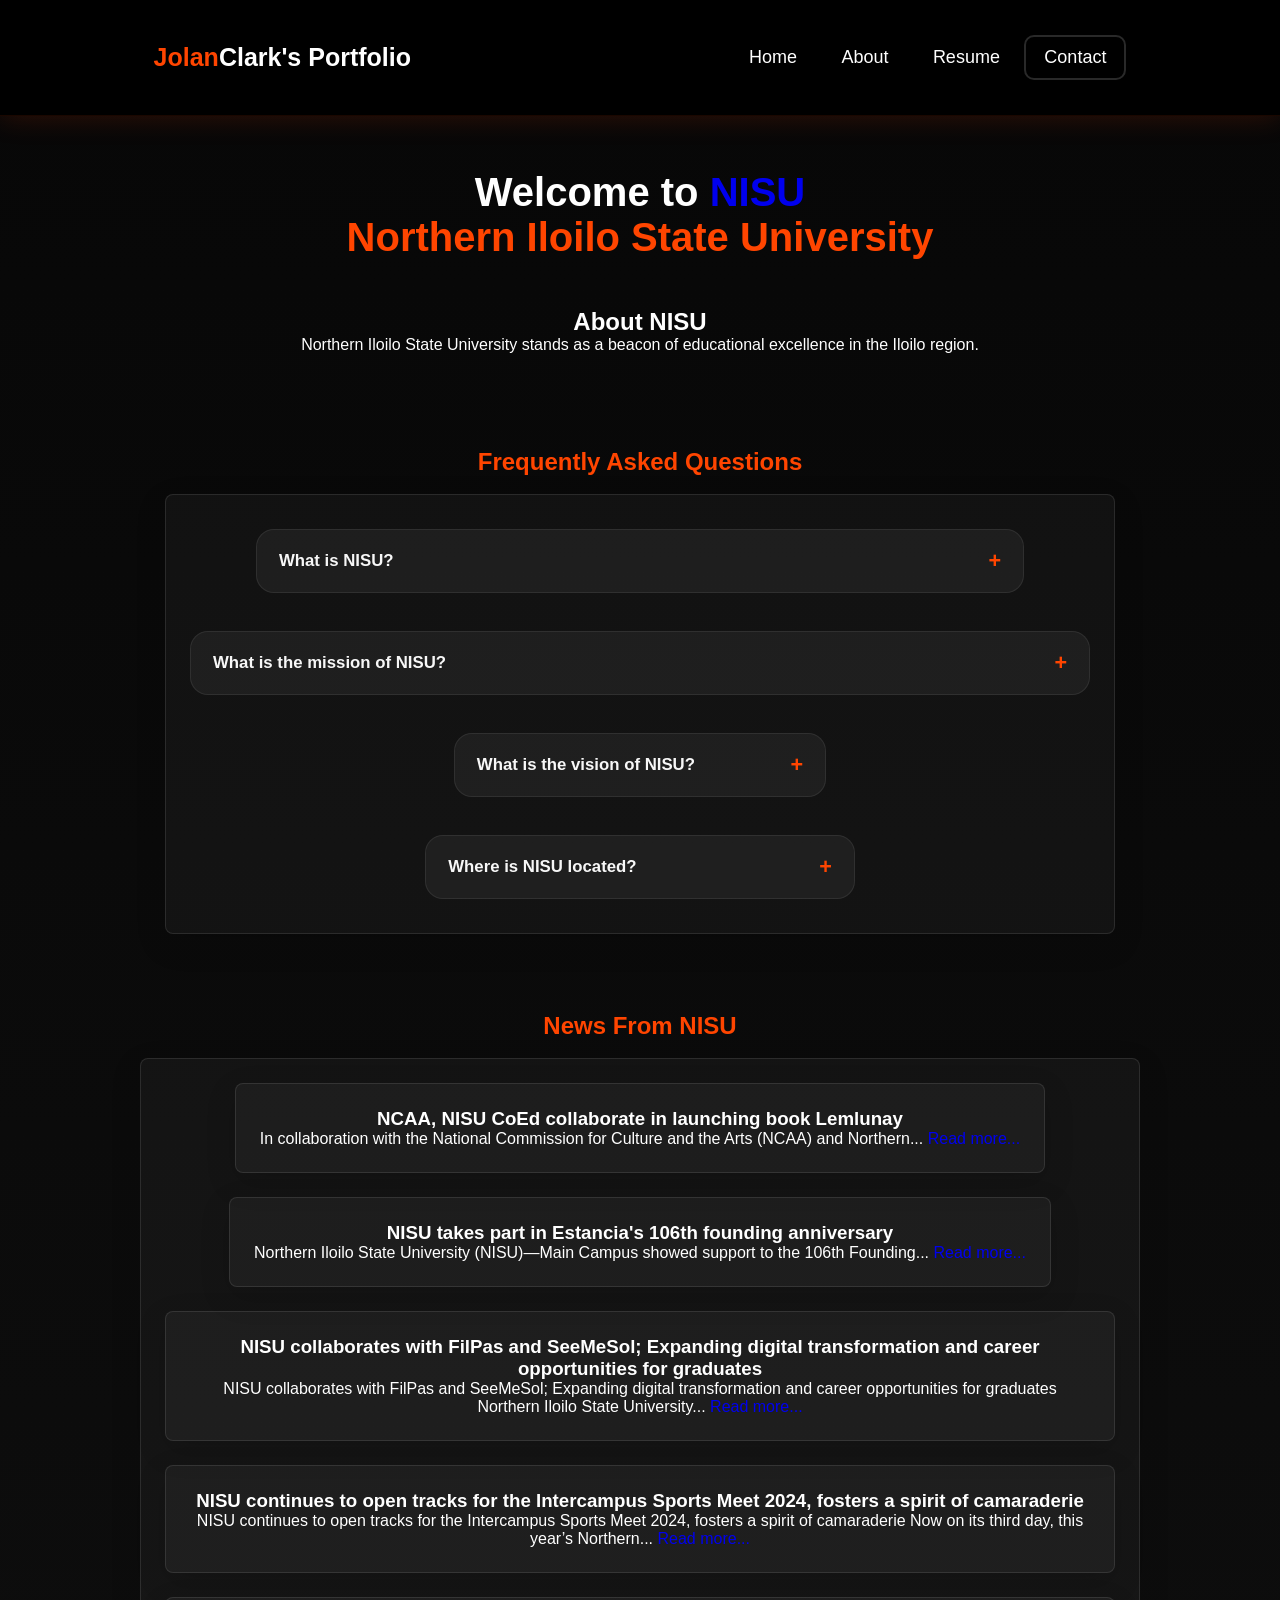
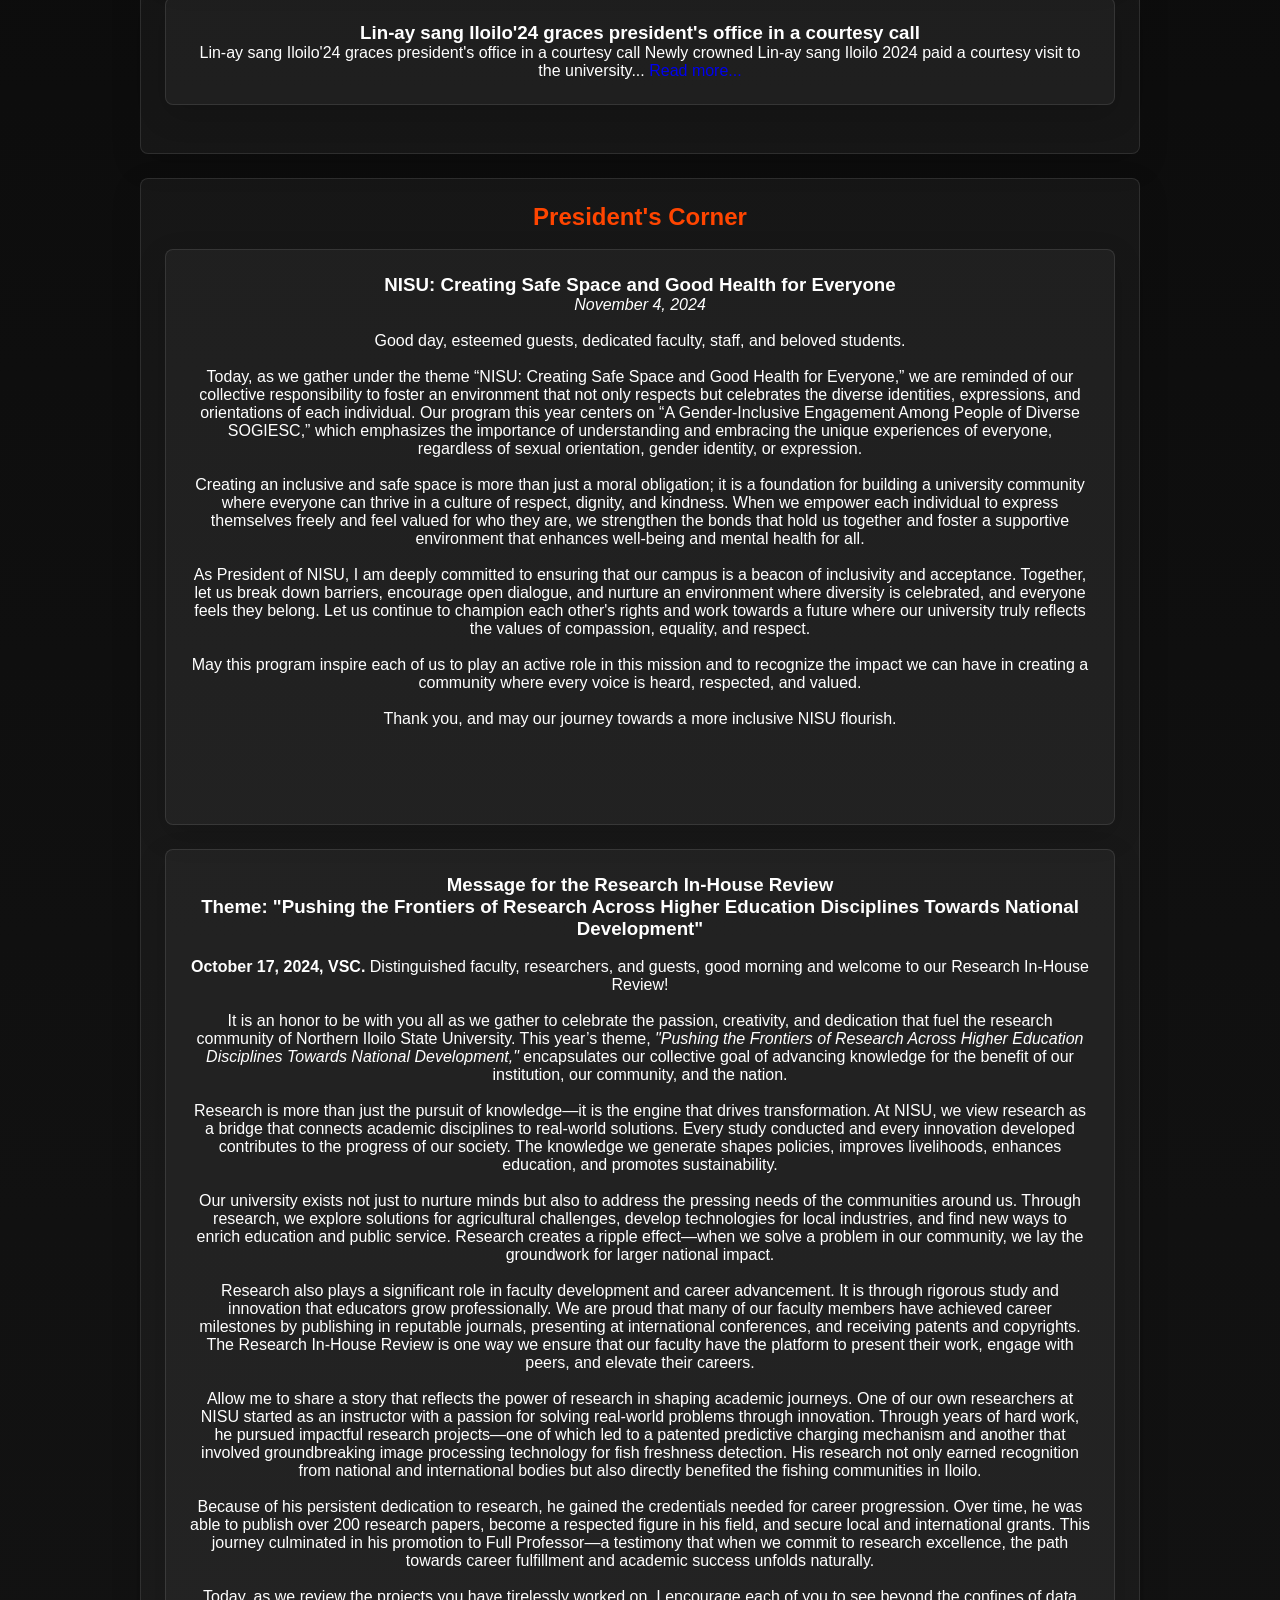
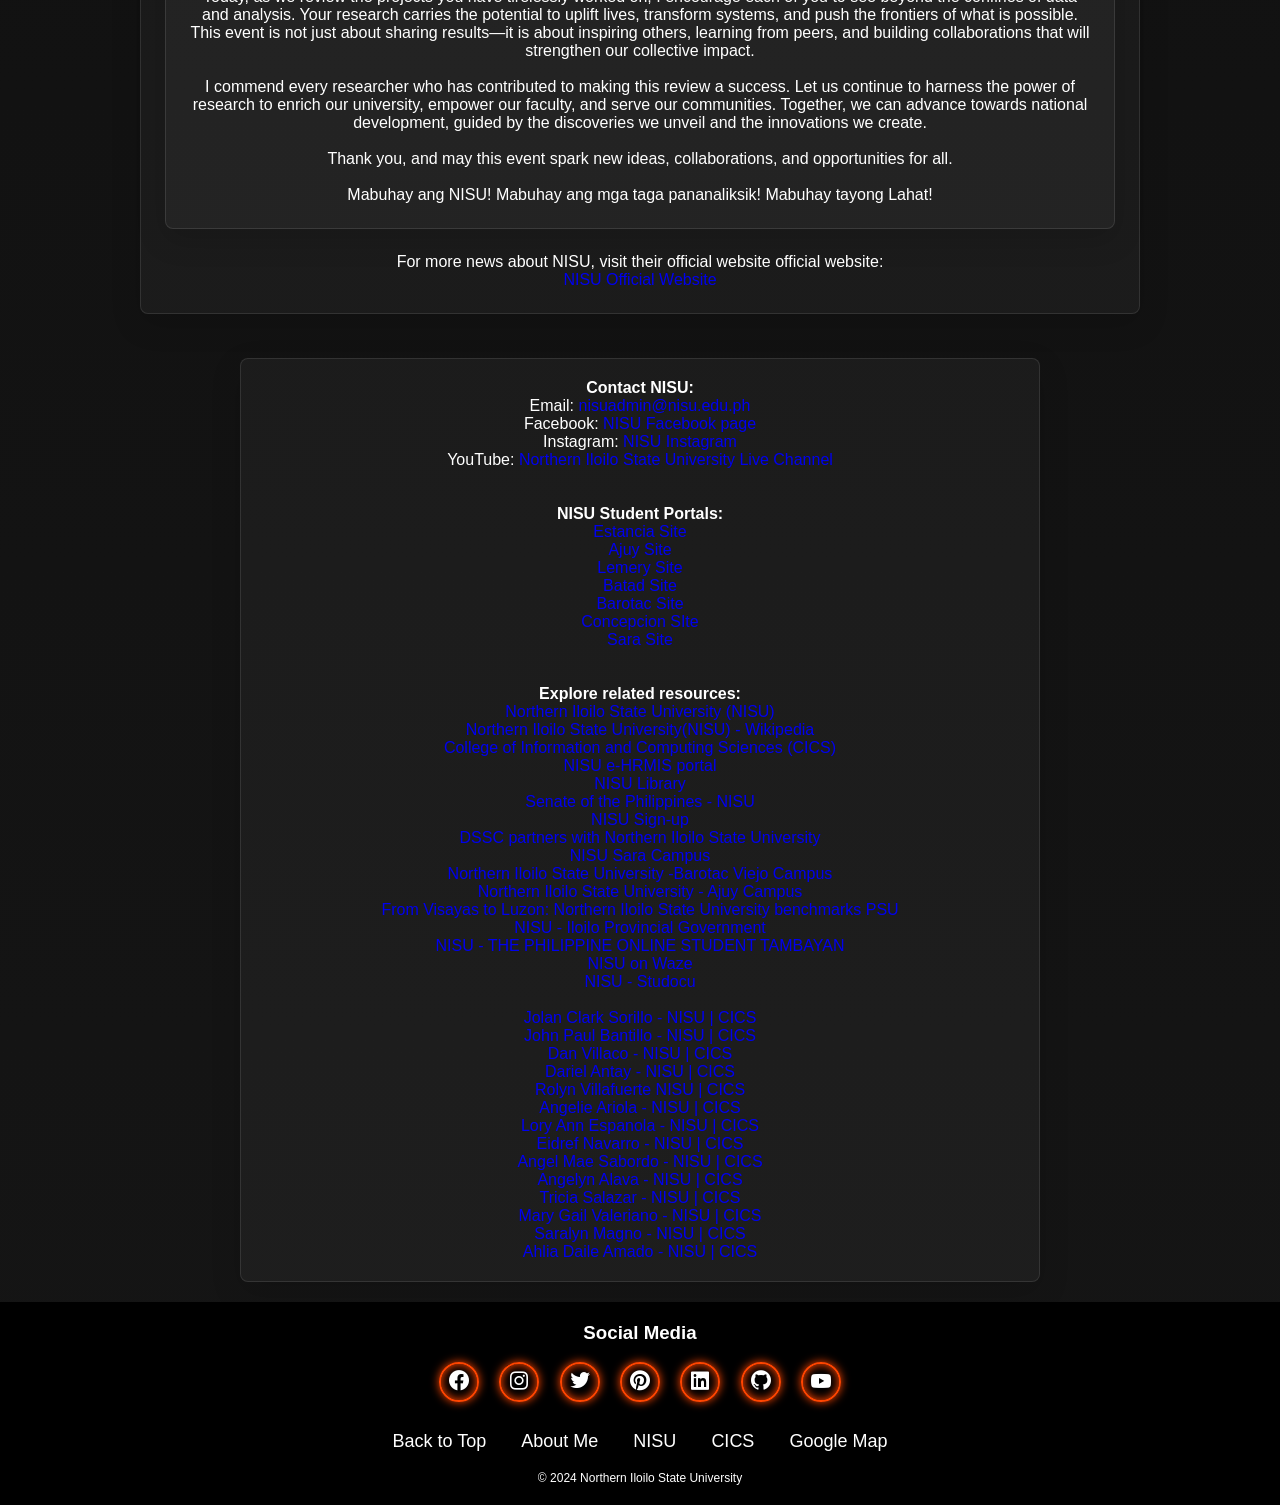
<file: nisu.html>
<!DOCTYPE html>
<html lang="en">
    <head>
        <meta charset="UTF-8">
        <meta name="viewport" content="width=device-width, initial-scale=1.0">
        <meta name="description" content="Explore NISU - Northern Iloilo State University, a leading educational institution in the Iloilo region, dedicated to providing quality education and fostering holistic development for students.">
        <meta name="keywords" content="NISU, CICS, Northern Iloilo State University, College of Inofrmation and Computing Studies, education, Iloilo, higher education, academic excellence, student development, college, university news, CICS, College of Information and Computing Studies">
        <meta name="google-site-verification" content="google-site-verification=7jUbWUeSWiC-hlNPndTyGzZZxZpVmZKuSPXuNOEky3Y">
        <meta name="author" content="Jolan Clark Sorillo">
        <meta name="robots" content="index, follow">
        
        <title>NISU - Northern Iloilo State University</title>

         <!-- Open Graph Tags for Facebook -->
    <meta property="og:title" content="NISU - Northern Iloilo State University">
    <meta property="og:type" content="website">
    <meta property="og:url" content="https://jolanclarksorillo.site/nisu.html">
    <meta property="og:image" content="https://jolanclarksorillo.site/img/intro-bg.webp"> <!-- Replace with an appropriate image URL -->
    <meta property="og:description" content="Explore NISU - Northern Iloilo State University, a leading educational institution in the Iloilo region, dedicated to providing quality education and fostering holistic development for students.">
    <meta property="og:site_name" content="Northern Iloilo State University">
    <meta property="og:locale" content="en_US">

    <!-- Twitter Card Tags -->
    <meta name="twitter:card" content="summary_large_image">
    <meta name="twitter:title" content="NISU - Northern Iloilo State University">
    <meta name="twitter:description" content="Explore NISU - Northern Iloilo State University, a leading educational institution in the Iloilo region, dedicated to providing quality education and fostering holistic development for students.">
    <meta name="twitter:image" content="https://jolanclarksorillo.site/img/intro-bg.webp"> <!-- Replace with an appropriate image URL -->
    <meta name="twitter:site" content="@jolan_clark">

        <link rel="stylesheet" href="css/style.css">
        <link href='https://unpkg.com/boxicons@2.1.4/css/boxicons.min.css' rel='stylesheet'>

         <!-- favicons
    ================================================== -->
    <link rel="apple-touch-icon" sizes="192x192" href="apple-touch-icon.png">
    <link rel="icon" type="image/png" sizes="32x32" href="favicon-32x32.png">
    <link rel="icon" type="image/png" sizes="16x16" href="favicon-16x16.png">
    <link rel="manifest" href="site.webmanifest">
    <link rel="canonical" href="https://jolanclarksorillo.site/nisu.html">

    <script type="application/ld+json">
        {
          "@context": "https://schema.org",
          "@type": "EducationalOrganization",
          "name": "Northern Iloilo State University",
          "url": "https://www.nisu.edu.ph",
          "address": {
            "@type": "PostalAddress",
            "addressLocality": "Iloilo",
            "addressRegion": "Western Visayas",
            "addressCountry": "Philippines"
          },
          "description": "Northern Iloilo State University is a leading educational institution in the Iloilo region, dedicated to providing quality education and fostering holistic development for students.",
          "sameAs": [
            "https://www.facebook.com/p/Northern-Iloilo-State-University-100057519786623/",
            "https://www.instagram.com/explore/locations/103748828992100/northern-iloilo-state-university-estancia-main-campus/",
            "https://www.youtube.com/channel/UCDS4Wt4OOMGMKGbTQAMQ5Mg/about"
          ]
        }
        </script>

    </head>
    <body class="page-nisu">
        <div id="site-header"></div>
        <header class="nisu-section scroll-reveal" itemscope itemtype="https://schema.org/EducationalOrganization">
            <h1 itemprop="name">Welcome to <a href="https://www.nisu.edu.ph">NISU</a> <br>
            <span> Northern Iloilo State University</span></h1>
            <h2>About NISU</h2>
            <p itemprop="description">Northern Iloilo State University stands as a beacon of educational excellence in the Iloilo region.</p>
        </header>

        <section class="content-section">
            <h2><span>Frequently Asked Questions</span></h2>
            <br>
            <div itemscope itemtype="https://schema.org/FAQPage" class="container">
                <div class="faq-item" itemscope itemprop="mainEntity" itemtype="https://schema.org/Question">
                    <h3 itemprop="name">What is NISU?</h3>
                    <div class="faq-answer" itemscope itemprop="acceptedAnswer" itemtype="https://schema.org/Answer">
                        <p itemprop="text">NISU stands for Northern Iloilo State University a beacon of educational excellence in the Iloilo region.</p>
                    </div>
                </div>
                <br>
                <div class="faq-item" itemscope itemprop="mainEntity" itemtype="https://schema.org/Question">
                    <h3 itemprop="name">What is the mission of NISU?</h3>
                    <div class="faq-answer" itemscope itemprop="acceptedAnswer" itemtype="https://schema.org/Answer">
                        <p itemprop="text">Human resources development through quality and relevant education, environment-friendly modern technologies and preservation of Filipino values and culture for sustainable and improved quality of life.</p>
                    </div>
                </div>
                <br>
                <div class="faq-item" itemscope itemprop="mainEntity" itemtype="https://schema.org/Question">
                    <h3 itemprop="name">What is the vision of NISU?</h3>
                    <div class="faq-answer" itemscope itemprop="acceptedAnswer" itemtype="https://schema.org/Answer">
                        <p itemprop="text">A globally competitive State University in Asia.</p>
                    </div>
                </div>
                <br>
                <div class="faq-item" itemscope itemprop="mainEntity" itemtype="https://schema.org/Question">
                    <h3 itemprop="name">Where is NISU located?</h3>
                    <div class="faq-answer" itemscope itemprop="acceptedAnswer" itemtype="https://schema.org/Answer">
                        <p itemprop="text">NISU is located in Iloilo, Western Visayas, Philippines.</p>
                    </div>
                </div>
            </div>
        </section>

        <section class="content-section">
            <h2><span>News From NISU</span></h2>
            <br>
            <div class="container">
            <div class="container">
                <h3>NCAA, NISU CoEd collaborate in launching book Lemlunay</h3>
                <p>
                    In collaboration with the National Commission for Culture and the Arts (NCAA) and Northern...
                    <a href="https://www.nisu.edu.ph/index.php?view=article&id=74:ncaa-nisu-coed-collaborate-in-launching-book-lemlunay&catid=9:news-and-events">Read more...</a>
                </p>
            </div>
            <div class="container">
                <h3>NISU takes part in Estancia's 106th founding anniversary</h3>
                <p>
                    Northern Iloilo State University (NISU)—Main Campus showed support to the 106th Founding...
                    <a href="https://www.nisu.edu.ph/index.php?view=article&id=73:nisu-collaborates-with-filpas-and-seemesol-expanding-digital-transformation-and-career-opportunities-for-graduates-2&catid=9:news-and-events">Read more...</a>
                </p>
            </div>
            <div class="container">
                <h3>
                    NISU collaborates with FilPas and SeeMeSol; Expanding digital transformation and career opportunities for graduates</h3>
                <p>
                    NISU collaborates with FilPas and SeeMeSol; Expanding digital transformation and career opportunities for graduates       Northern Iloilo State University...
                    <a href="https://www.nisu.edu.ph/index.php?view=article&id=72:nisu-collaborates-with-filpas-and-seemesol-expanding-digital-transformation-and-career-opportunities-for-graduates&catid=9:news-and-events">Read more...</a>
            </div>
            <div class="container">
                <h3>
                    NISU continues to open tracks for the Intercampus Sports Meet 2024, fosters a spirit of camaraderie</h3>
                <p>
                    NISU continues to open tracks for the Intercampus Sports Meet 2024, fosters a spirit of camaraderie       Now on its third day, this year’s Northern...
                    <a href="https://www.nisu.edu.ph/index.php?view=article&id=71:lin-ay-sang-iloilo24-graces-presidents-office-in-a-courtesy-call-2&catid=9:news-and-events">Read more...</a>
            </div>
            <div class="container">
                <h3>  
                    Lin-ay sang Iloilo'24 graces president's office in a courtesy call</h3>
                <p>
                    Lin-ay sang Iloilo'24 graces president's office in a courtesy call   Newly crowned Lin-ay sang Iloilo 2024 paid a courtesy visit to the university...
                    <a href="https://www.nisu.edu.ph/index.php?view=article&id=70:lin-ay-sang-iloilo24-graces-presidents-office-in-a-courtesy-call&catid=9:news-and-events">Read more...</a>
            </div>
        </div>
                       <div class="container">
                <h2><span>President's Corner</span></h2>
                <br>
                           <div class="container">
                <h3>NISU: Creating Safe Space and Good Health for Everyone</h3>
                <p><i>November 4, 2024</i></p>
                    <br>
                    <p>
                        Good day, esteemed guests, dedicated faculty, staff, and beloved students.
                        <br>
                        <br>
                        Today, as we gather under the theme “NISU: Creating Safe Space and Good Health for Everyone,” we are reminded of our collective responsibility to foster an environment that not only respects but celebrates the diverse identities, expressions, and orientations of each individual. Our program this year centers on “A Gender-Inclusive Engagement Among People of Diverse SOGIESC,” which emphasizes the importance of understanding and embracing the unique experiences of everyone, regardless of sexual orientation, gender identity, or expression.
                        <br>
                        <br>
                        Creating an inclusive and safe space is more than just a moral obligation; it is a foundation for building a university community where everyone can thrive in a culture of respect, dignity, and kindness. When we empower each individual to express themselves freely and feel valued for who they are, we strengthen the bonds that hold us together and foster a supportive environment that enhances well-being and mental health for all.
                        <br>
                        <br>
                        As President of NISU, I am deeply committed to ensuring that our campus is a beacon of inclusivity and acceptance. Together, let us break down barriers, encourage open dialogue, and nurture an environment where diversity is celebrated, and everyone feels they belong. Let us continue to champion each other's rights and work towards a future where our university truly reflects the values of compassion, equality, and respect.
                        <br>
                        <br>
                        May this program inspire each of us to play an active role in this mission and to recognize the impact we can have in creating a community where every voice is heard, respected, and valued.
                        <br>
                        <br>
                        Thank you, and may our journey towards a more inclusive NISU flourish.
                    </p>
                <br>
                <br>
                <br>
                <br>
                           </div>
                           <div class="container">
                <h3>Message for the Research In-House Review <br>
                    Theme: "Pushing the Frontiers of Research Across Higher Education Disciplines Towards National Development"</h3>
                    <br>
                <p>
                    <b>October 17, 2024, VSC.</b> Distinguished faculty, researchers, and guests, good morning and welcome to our Research In-House Review! 
                    <br>
                    <br>
                    It is an honor to be with you all as we gather to celebrate the passion, creativity, and dedication that fuel the research community of Northern Iloilo State University. This year’s theme, <i>"Pushing the Frontiers of Research Across Higher Education Disciplines Towards National Development,"</i> encapsulates our collective goal of advancing knowledge for the benefit of our institution, our community, and the nation.
                    <br>
                    <br>
                    Research is more than just the pursuit of knowledge—it is the engine that drives transformation. At NISU, we view research as a bridge that connects academic disciplines to real-world solutions. Every study conducted and every innovation developed contributes to the progress of our society. The knowledge we generate shapes policies, improves livelihoods, enhances education, and promotes sustainability.
                    <br>
                    <br>
                    Our university exists not just to nurture minds but also to address the pressing needs of the communities around us. Through research, we explore solutions for agricultural challenges, develop technologies for local industries, and find new ways to enrich education and public service. Research creates a ripple effect—when we solve a problem in our community, we lay the groundwork for larger national impact.
                    <br>
                    <br>
                    Research also plays a significant role in faculty development and career advancement. It is through rigorous study and innovation that educators grow professionally. We are proud that many of our faculty members have achieved career milestones by publishing in reputable journals, presenting at international conferences, and receiving patents and copyrights. The Research In-House Review is one way we ensure that our faculty have the platform to present their work, engage with peers, and elevate their careers.
                    <br>
                    <br>
                    Allow me to share a story that reflects the power of research in shaping academic journeys. One of our own researchers at NISU started as an instructor with a passion for solving real-world problems through innovation. Through years of hard work, he pursued impactful research projects—one of which led to a patented predictive charging mechanism and another that involved groundbreaking image processing technology for fish freshness detection. His research not only earned recognition from national and international bodies but also directly benefited the fishing communities in Iloilo.
                    <br>
                    <br>
                    Because of his persistent dedication to research, he gained the credentials needed for career progression. Over time, he was able to publish over 200 research papers, become a respected figure in his field, and secure local and international grants. This journey culminated in his promotion to Full Professor—a testimony that when we commit to research excellence, the path towards career fulfillment and academic success unfolds naturally.
                    <br>
                    <br>
                    Today, as we review the projects you have tirelessly worked on, I encourage each of you to see beyond the confines of data and analysis. Your research carries the potential to uplift lives, transform systems, and push the frontiers of what is possible. This event is not just about sharing results—it is about inspiring others, learning from peers, and building collaborations that will strengthen our collective impact.
                    <br>
                    <br>
                    I commend every researcher who has contributed to making this review a success. Let us continue to harness the power of research to enrich our university, empower our faculty, and serve our communities. Together, we can advance towards national development, guided by the discoveries we unveil and the innovations we create.
                    <br>
                    <br>
                    Thank you, and may this event spark new ideas, collaborations, and opportunities for all.
                    <br>
                    <br>
                    Mabuhay ang NISU! Mabuhay ang mga taga pananaliksik! Mabuhay tayong Lahat!
                           </div>
                </p>
                For more news about NISU, visit their official website official website: <a href="https://www.nisu.edu.ph">NISU Official Website</a>
            </div>
        </section>


        <section class="about-nisu">
            <div>
                <h4>Contact NISU:</h4>
                Email: <a href="mailto:nisuadmin@nisu.edu.ph">nisuadmin@nisu.edu.ph</a> <br>
                Facebook: <a href="https://www.facebook.com/p/Northern-Iloilo-State-University-100057519786623/">NISU Facebook page</a> <br>
                Instagram: <a href="https://www.instagram.com/explore/locations/103748828992100/northern-iloilo-state-university-estancia-main-campus/">NISU Instagram</a> <br>
                YouTube: <a href="https://www.youtube.com/channel/UCDS4Wt4OOMGMKGbTQAMQ5Mg/about">Northern Iloilo State University Live Channel</a> <br>

                <br> <br>
                <h4>NISU Student Portals:</h4>
                <a href=" https://sims.nipsc.edu.ph/estancia/students">Estancia Site</a> <br>
                <a href="https://sims.nipsc.edu.ph/ajuy/students">Ajuy Site</a> <br>
                <a href=" https://sims.nipsc.edu.ph/lemery/students">Lemery Site</a> <br>
                <a href=" https://sims.nipsc.edu.ph/batad/students">Batad Site</a> <br>
                <a href="https://sims.nipsc.edu.ph/barotac/students">Barotac Site</a> <br>
                <a href=" https://sims.nipsc.edu.ph/concepcion/students">Concepcion SIte</a> <br>
                <a href=" https://sims.nipsc.edu.ph/sara/students">Sara Site</a> <br>

                <br> <br>
                <h4>Explore related resources:</h4>
                <a href="https://www.nisu.edu.ph">Northern Iloilo State University (NISU)</a> <br>
                <a href="https://en.wikipedia.org/wiki/Northern_Iloilo_State_University">Northern Iloilo State University(NISU) - Wikipedia</a> <br>
                <a href="https://www.nisu.edu.ph/index.php/academics/college-of-information-and-computing-studies">College of Information and Computing Sciences (CICS)</a>  <br>
                <a href="http://nisu-ehris.net:7676/login">NISU e-HRMIS portal</a>  <br>
                <a href="https://sites.google.com/nipsc.edu.ph/nisu-library/home">NISU Library</a>  <br>
                <a href="https://issuances-library.senate.gov.ph/subject/northern-iloilo-state-university-nisu">Senate of the Philippines - NISU</a>  <br>
                <a href="http://nisu-ehris.net:7676/register">NISU Sign-up</a>  <br>
                <a href="https://www.dssc.edu.ph/11-latest-news/362-dssc-partners-with-northern-iloilo-state-university">DSSC partners with Northern Iloilo State University </a> <br>
                <a href="https://nisuvsc.com">NISU Sara Campus</a> <br>
                <a href="https://www.cardph.com/single-post/lakbay-aral-photos-of-northern-iloilo-state-university-barotac-viejo-campus">Northern Iloilo State University -Barotac Viejo Campus</a> <br>
                <a href="https://www.zoominfo.com/c/northern-iloilo-state-university---ajuy-campus/482411499">Northern Iloilo State University - Ajuy Campus</a> <br>
                <a href="https://v2main.psu.edu.ph/from-visayas-to-luzon-northern-iloilo-state-university-benchmarks-psu/">From Visayas to Luzon: Northern Iloilo State University benchmarks PSU</a> <br>
                <a href="https://iloilo.gov.ph/index.php/en/taxonomy/term/652">NISU - Iloilo Provincial Government</a> <br>
                <a href="https://thepost.net.ph/news/campus/nisu-plans-expansion-after-university-conversion/">NISU - THE PHILIPPINE ONLINE STUDENT TAMBAYAN</a> <br>
                <a href="https://www.waze.com/live-map/directions/ph/western-visayas/estancia/northern-iloilo-state-university-main-campus?to=place.ChIJIccaVhUBpjMRWhWIfzZwqr8">NISU on Waze</a> <br>
                <a href="https://www.studocu.com/ph/institution/northern-iloilo-state-university-main-campus/112303">NISU - Studocu</a>
                <br> <br>
                <a href="https://jolanclarksorillo.site/index.html">Jolan Clark Sorillo - NISU | CICS</a> <br>
                <a href="https://johnpaulbantillo.site/">John Paul Bantillo - NISU | CICS</a> <br>
                <a href="https://danvillaco.site/">Dan Villaco - NISU | CICS</a> <br>
                <a href="https://darielantaynisucics.site/">Dariel Antay - NISU | CICS</a> <br>
                <a href="https://rolynvillafuertenisucics.site/">Rolyn Villafuerte NISU | CICS</a> <br>
                <a href="https://angelieariolanisucics.site/">Angelie Ariola - NISU | CICS</a> <br>
                <a href="https://xn--loryannjoyespaolanisucics-moc.site/">Lory Ann Espanola - NISU | CICS</a> <br>
                <a href="https://eidrefnavarronisucics.site/">Eidref Navarro - NISU | CICS</a> <br>
                <a href="http://angelmaesabordonisucics.site/">Angel Mae Sabordo - NISU | CICS</a> <br>
                <a href="https://angelynalavanisucics.site/">Angelyn Alava - NISU | CICS</a> <br>
                <a href="https://triciasalazarnisucics.site/about.html">Tricia Salazar - NISU | CICS</a> <br>
                <a href="https://marygailvalerianonisucics.site/">Mary Gail Valeriano - NISU | CICS</a> <br>
                <a href="https://saralynmagno-nisu-cics.site/">Saralyn Magno - NISU | CICS</a> <br>
                <a href="https://ahliadaileamadonisucics.site/">Ahlia Daile Amado - NISU | CICS</a>
            </div>
        </section>

        <div id="site-footer"></div>
    <script src="js/main.js"></script>
    </body>
</html>
</file>
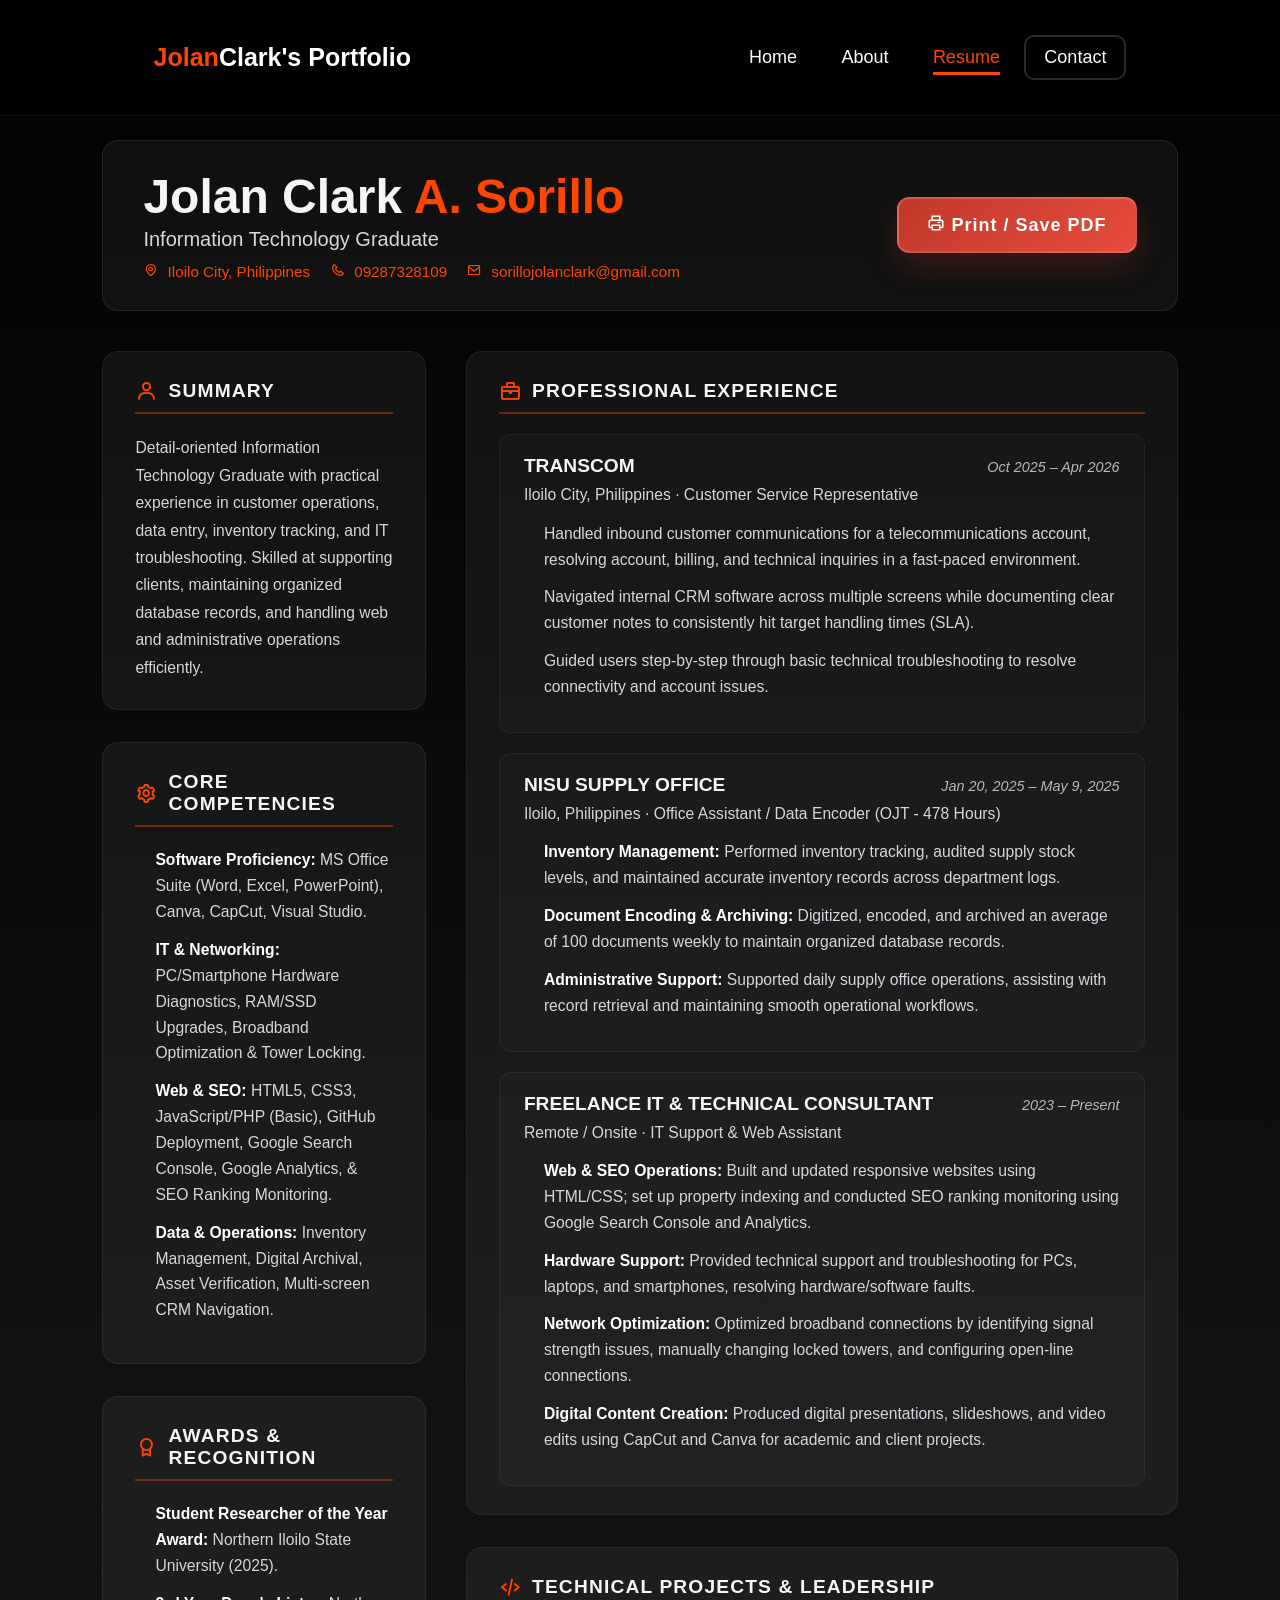
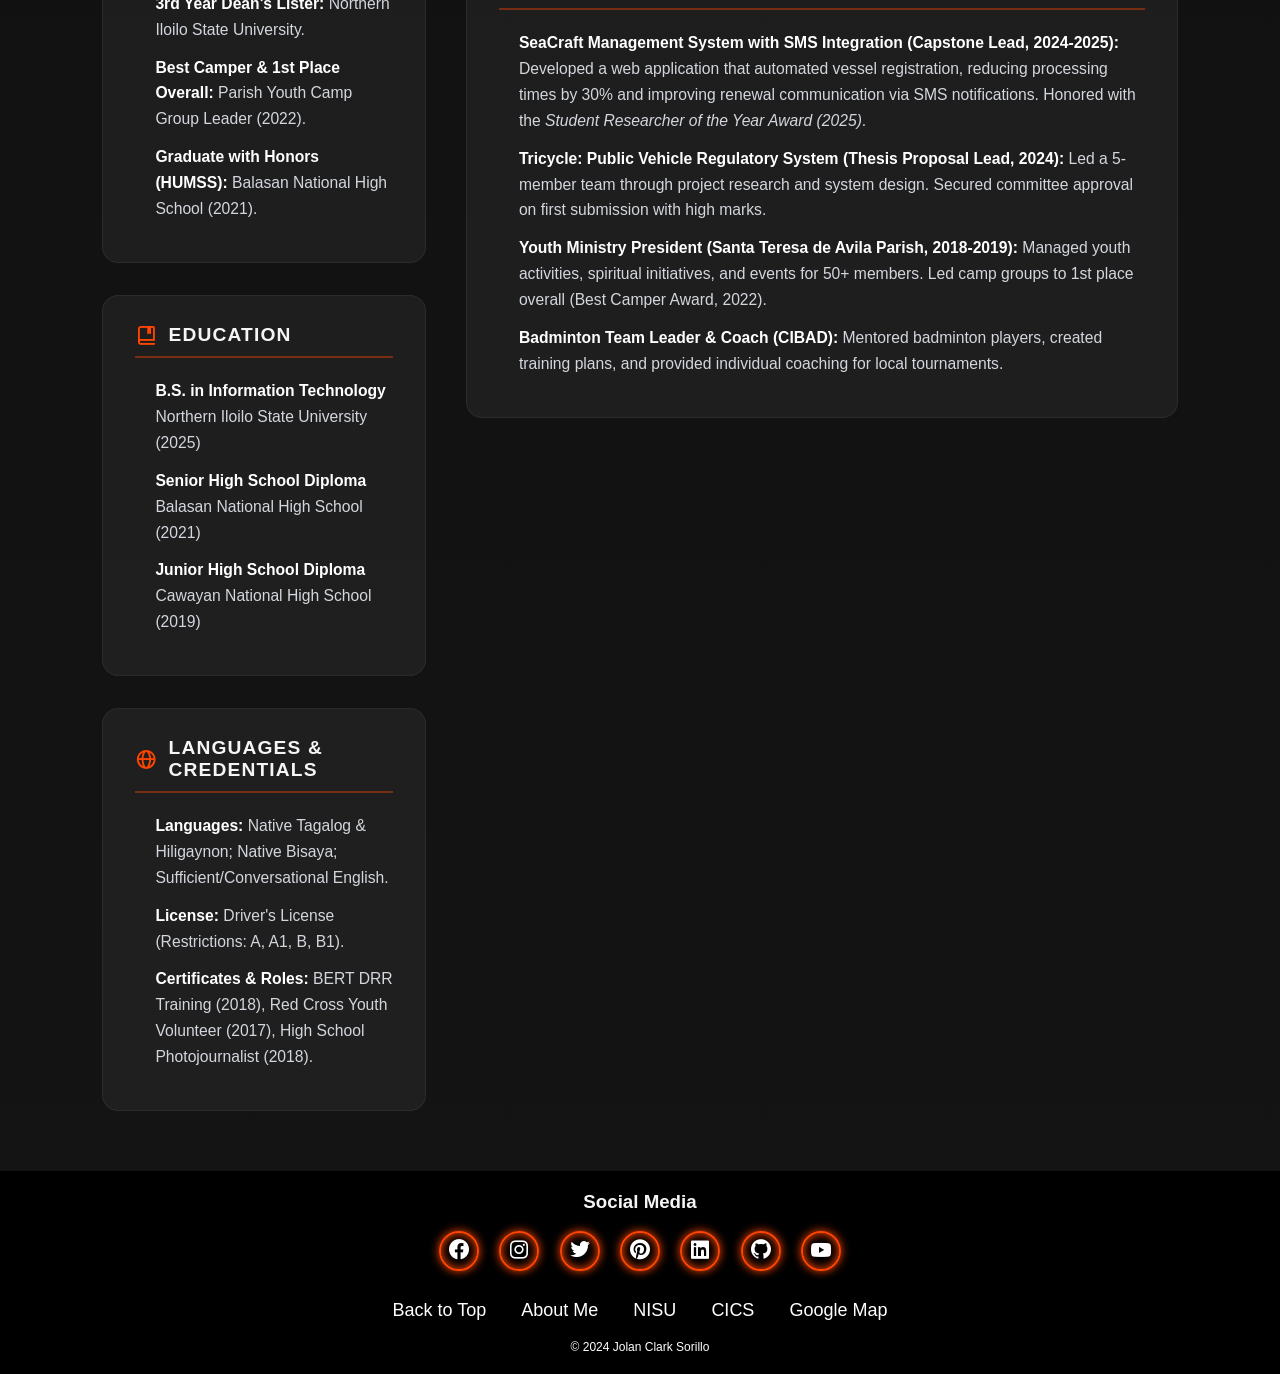
<file: resume.html>
<!DOCTYPE html>
<html lang="en">
<head>
    <meta charset="UTF-8">
    <meta name="viewport" content="width=device-width, initial-scale=1.0">
    <meta name="description" content="Resume of Jolan Clark A. Sorillo - Information Technology Graduate, Customer Service Representative, and Virtual Assistant.">
    <meta name="keywords" content="Jolan Clark Sorillo, Resume, CV, Information Technology, System Troubleshooting, Customer Service Representative, Data Encoder, NISU, Transcom, Inventory Management, SEO">
    <meta name="author" content="Jolan Clark Sorillo">
    <meta name="robots" content="index, follow">

    <title>Resume - Jolan Clark Sorillo</title>

    <!-- Open Graph Tags -->
    <meta property="og:title" content="Resume - Jolan Clark Sorillo">
    <meta property="og:type" content="profile">
    <meta property="og:url" content="https://jolanclarksorillo.site/resume.html">
    <meta property="og:image" content="https://jolanclarksorillo.site/img/intro-bg.webp">
    <meta property="og:description" content="Explore the professional experience, core competencies, technical projects, and academic background of Jolan Clark A. Sorillo.">

    <!-- CSS External Stylesheets -->
    <link rel="stylesheet" href="css/resume.css">
    <link rel="stylesheet" href="css/style.css">
    <link href="https://unpkg.com/boxicons@2.1.4/css/boxicons.min.css" rel="stylesheet">

    <!-- Favicons -->
    <link rel="apple-touch-icon" sizes="192x192" href="apple-touch-icon.png">
    <link rel="icon" type="image/png" sizes="32x32" href="favicon-32x32.png">
    <link rel="icon" type="image/png" sizes="16x16" href="favicon-16x16.png">

    <!-- Schema.org Microdata -->
    <script type="application/ld+json">
    {
      "@context": "https://schema.org",
      "@type": "Person",
      "name": "Jolan Clark A. Sorillo",
      "jobTitle": "Information Technology Professional",
      "email": "mailto:sorillojolanclark@gmail.com",
      "telephone": "+639287328109",
      "address": {
        "@type": "PostalAddress",
        "addressLocality": "Iloilo City",
        "addressCountry": "Philippines"
      },
      "alumniOf": {
        "@type": "EducationalOrganization",
        "name": "Northern Iloilo State University"
      }
    }
    </script>
</head>
<body class="page-resume">
    <div id="site-header"></div>

    <main class="resume-wrap">
        <article class="resume-doc scroll-reveal">

            <!-- HEADER BANNER -->
            <header class="resume-head">
                <div class="resume-head-info">
                    <h1>Jolan Clark <span>A. Sorillo</span></h1>
                    <p class="resume-role">Information Technology Graduate</p>
                    <div class="resume-contact">
                        <span><i class='bx bx-map'></i> Iloilo City, Philippines</span>
                        <span><i class='bx bx-phone'></i> 09287328109</span>
                        <span><i class='bx bx-envelope'></i> sorillojolanclark@gmail.com</span>
                    </div>
                </div>
                <div class="resume-actions-row">
                    <button onclick="window.print()" class="btn-2"><i class='bx bx-printer'></i> Print / Save PDF</button>
                </div>
            </header>

            <!-- FULL PAGE 2-COLUMN GRID BODY -->
            <div class="resume-body-grid">

                <!-- SIDEBAR: Summary, Skills, Workstation Specs, Education, Awards, Languages -->
                <aside class="resume-sidebar">
                    <section class="resume-section">
                        <h2><i class='bx bx-user'></i> Summary</h2>
                        <p>Detail-oriented Information Technology Graduate with practical experience in customer operations, data entry, inventory tracking, and IT troubleshooting. Skilled at supporting clients, maintaining organized database records, and handling web and administrative operations efficiently.</p>
                    </section>

                    <section class="resume-section">
                        <h2><i class='bx bx-cog'></i> Core Competencies</h2>
                        <ul class="resume-list">
                            <li><b>Software Proficiency:</b> MS Office Suite (Word, Excel, PowerPoint), Canva, CapCut, Visual Studio.</li>
                            <li><b>IT & Networking:</b> PC/Smartphone Hardware Diagnostics, RAM/SSD Upgrades, Broadband Optimization & Tower Locking.</li>
                            <li><b>Web & SEO:</b> HTML5, CSS3, JavaScript/PHP (Basic), GitHub Deployment, Google Search Console, Google Analytics, & SEO Ranking Monitoring.</li>
                            <li><b>Data & Operations:</b> Inventory Management, Digital Archival, Asset Verification, Multi-screen CRM Navigation.</li>
                        </ul>
                    </section>

                    <section class="resume-section">
                        <h2><i class='bx bx-award'></i> Awards & Recognition</h2>
                        <ul class="resume-list">
                            <li><b>Student Researcher of the Year Award:</b> Northern Iloilo State University (2025).</li>
                            <li><b>3rd Year Dean's Lister:</b> Northern Iloilo State University.</li>
                            <li><b>Best Camper & 1st Place Overall:</b> Parish Youth Camp Group Leader (2022).</li>
                            <li><b>Graduate with Honors (HUMSS):</b> Balasan National High School (2021).</li>
                        </ul>
                    </section>

                    <section class="resume-section">
                        <h2><i class='bx bx-book-bookmark'></i> Education</h2>
                        <ul class="resume-list">
                            <li><b>B.S. in Information Technology</b><br>Northern Iloilo State University (2025)</li>
                            <li style="margin-top: 10px;"><b>Senior High School Diploma</b><br>Balasan National High School (2021)</li>
                            <li style="margin-top: 10px;"><b>Junior High School Diploma</b><br>Cawayan National High School (2019)</li>
                        </ul>
                    </section>

                    <section class="resume-section">
                        <h2><i class='bx bx-globe'></i> Languages & Credentials</h2>
                        <ul class="resume-list">
                            <li><b>Languages:</b> Native Tagalog & Hiligaynon; Native Bisaya; Sufficient/Conversational English.</li>
                            <li><b>License:</b> Driver's License (Restrictions: A, A1, B, B1).</li>
                            <li><b>Certificates & Roles:</b> BERT DRR Training (2018), Red Cross Youth Volunteer (2017), High School Photojournalist (2018).</li>
                        </ul>
                    </section>
                </aside>

                <!-- MAIN COLUMN: Experience & Projects -->
                <div class="resume-main">
                    <section class="resume-section">
                        <h2><i class='bx bx-briefcase'></i> Professional Experience</h2>

                        <div class="job-entry">
                            <div class="job-row">
                                <h3>TRANSCOM</h3>
                                <span class="job-dates">Oct 2025 – Apr 2026</span>
                            </div>
                            <p class="job-meta">Iloilo City, Philippines &middot; Customer Service Representative</p>
                            <ul class="resume-list">
                                <li>Handled inbound customer communications for a telecommunications account, resolving account, billing, and technical inquiries in a fast-paced environment.</li>
                                <li>Navigated internal CRM software across multiple screens while documenting clear customer notes to consistently hit target handling times (SLA).</li>
                                <li>Guided users step-by-step through basic technical troubleshooting to resolve connectivity and account issues.</li>
                            </ul>
                        </div>

                        <div class="job-entry">
                            <div class="job-row">
                                <h3>NISU SUPPLY OFFICE</h3>
                                <span class="job-dates">Jan 20, 2025 – May 9, 2025</span>
                            </div>
                            <p class="job-meta">Iloilo, Philippines &middot; Office Assistant / Data Encoder (OJT - 478 Hours)</p>
                            <ul class="resume-list">
                                <li><b>Inventory Management:</b> Performed inventory tracking, audited supply stock levels, and maintained accurate inventory records across department logs.</li>
                                <li><b>Document Encoding & Archiving:</b> Digitized, encoded, and archived an average of 100 documents weekly to maintain organized database records.</li>
                                <li><b>Administrative Support:</b> Supported daily supply office operations, assisting with record retrieval and maintaining smooth operational workflows.</li>
                            </ul>
                        </div>

                        <div class="job-entry">
                            <div class="job-row">
                                <h3>FREELANCE IT & TECHNICAL CONSULTANT</h3>
                                <span class="job-dates">2023 – Present</span>
                            </div>
                            <p class="job-meta">Remote / Onsite &middot; IT Support & Web Assistant</p>
                            <ul class="resume-list">
                                <li><b>Web & SEO Operations:</b> Built and updated responsive websites using HTML/CSS; set up property indexing and conducted SEO ranking monitoring using Google Search Console and Analytics.</li>
                                <li><b>Hardware Support:</b> Provided technical support and troubleshooting for PCs, laptops, and smartphones, resolving hardware/software faults.</li>
                                <li><b>Network Optimization:</b> Optimized broadband connections by identifying signal strength issues, manually changing locked towers, and configuring open-line connections.</li>
                                <li><b>Digital Content Creation:</b> Produced digital presentations, slideshows, and video edits using CapCut and Canva for academic and client projects.</li>
                            </ul>
                        </div>
                    </section>

                    <section class="resume-section">
                        <h2><i class='bx bx-code-alt'></i> Technical Projects & Leadership</h2>
                        <ul class="resume-list">
                            <li><b>SeaCraft Management System with SMS Integration (Capstone Lead, 2024-2025):</b> Developed a web application that automated vessel registration, reducing processing times by 30% and improving renewal communication via SMS notifications. Honored with the <i>Student Researcher of the Year Award (2025)</i>.</li>
                            <li><b>Tricycle: Public Vehicle Regulatory System (Thesis Proposal Lead, 2024):</b> Led a 5-member team through project research and system design. Secured committee approval on first submission with high marks.</li>
                            <li><b>Youth Ministry President (Santa Teresa de Avila Parish, 2018-2019):</b> Managed youth activities, spiritual initiatives, and events for 50+ members. Led camp groups to 1st place overall (Best Camper Award, 2022).</li>
                            <li><b>Badminton Team Leader & Coach (CIBAD):</b> Mentored badminton players, created training plans, and provided individual coaching for local tournaments.</li>
                        </ul>
                    </section>
                </div>

            </div>

        </article>
    </main>

    <div id="site-footer"></div>
    <script src="js/main.js"></script>
</body>
</html>
</file>
<file: css/style.css>
*{
    margin: 0;
    padding: 0;
    box-sizing: border-box;
    font-family: 'Poppins',sans-serif;
    text-decoration: none;
    list-style: none;
    max-width: 100%;
}

:root {
    --main-bg: #050505;
    --hero-bg: radial-gradient(circle at top left, rgba(255, 69, 0, 0.18), transparent 32%),
                 radial-gradient(circle at bottom right, rgba(239, 71, 111, 0.16), transparent 28%);
    --accent: orangered;
    --text-light: #f7f7f7;
    --surface: rgba(255, 255, 255, 0.05);
    --surface-strong: rgba(255, 255, 255, 0.12);
}

html {
    scroll-behavior: smooth;
}

/* Adjust font sizes for smaller screens */
@media screen and (max-width: 600px) {
    .home-content h3 {
        font-size: 30px; /* Smaller heading */
    }
    .home-content h1 {
        font-size: 40px; /* Smaller heading */
    }
    .home-content p {
        font-size: 16px; /* Smaller paragraph */
    }
    .btn-box {
        flex-direction: column; /* Stack buttons vertically */
        gap: 10px; /* Reduce gap */
    }
    .btn-1, .btn-2 {
        width: 100%; /* Full width buttons */
    }
    
    .img-box img {
        display: none; /* Hide the image on mobile */
    }
}


/* HEADER */
.header {
    position: fixed;
    top: 0;
    left: 0;
    width: 100%;
    padding: 35px 12%;
    background: rgba(0, 0, 0, 0.96);
    backdrop-filter: blur(18px);
    display: flex;
    justify-content: space-between;
    align-items: center;
    z-index: 100;
    transition: box-shadow 0.3s ease, border-color 0.3s ease;
    border-bottom: 1px solid rgba(255, 69, 0, 0.15);
}

body {
    background: linear-gradient(180deg, #070707 0%, #111 60%, #151515 100%);
    color: white;
    overflow-x: hidden;
    padding-top: 130px;
}

.navbar a.active-page {
    color: var(--accent);
}

.navbar a.active-page::after {
    width: 100%;
    left: 0;
}

body.page-home .header {
    box-shadow: 0 0 35px rgba(255, 69, 0, 0.25);
    border-bottom: 1px solid rgba(255, 69, 0, 0.15);
}

body.page-about .header {
    box-shadow: 0 0 32px rgba(255, 85, 85, 0.22);
    border-bottom: 1px solid rgba(255, 85, 85, 0.13);
}

body.page-nisu .header,
body.page-cics .header,
body.page-404 .header {
    box-shadow: 0 0 28px rgba(255, 69, 0, 0.18);
    border-bottom: 1px solid rgba(255, 69, 0, 0.10);
}

/* LOGO */
.logo {
    font-size: 25px;
    color: white;
    font-weight: 600;
    transition: 0.3 ease;
    -webkit-transition: 0.3 ease;
    -moz-transition: 0.3 ease;
    -ms-transition: 0.3 ease;
    -o-transition: 0.3 ease;
}
.logo:hover {
    color: orangered;
    text-shadow: 0 0 25px orangered,                 
    0 0 50px orangered;
    transform:scale(1.1);
    -webkit-transform:scale(1.1);
    -moz-transform:scale(1.1);
    -ms-transform:scale(1.1);
    -o-transform:scale(1.1);
}

span{
    color: orangered;
}

/* NAVBAR */
.navbar a{
    font-size: 18px;
    color: white;
    font-weight: 500;
    margin: 0 20px;
    position: relative;
    border-bottom: 3px solid transparent;
    transition: color 0.25s ease, transform 0.25s ease;
}
.navbar a::after{
    content: '';
    position: absolute;
    left: 50%;
    bottom: -8px;
    width: 0;
    height: 3px;
    background: var(--accent);
    transition: width 0.3s ease, left 0.3s ease;
}
.navbar a:hover,
.navbar a:active{
    color: var(--accent);
    transform: translateY(-2px);
}
.navbar a:hover::after{
    width: 100%;
    left: 0;
}

.nav-dropdown {
    position: relative;
    display: inline-block;
}
.nav-dropbtn {
    font-size: 18px;
    color: white;
    background: transparent;
    border: 2px solid rgba(255, 255, 255, 0.16);
    border-radius: 10px;
    padding: 10px 18px;
    cursor: pointer;
    transition: all 0.25s ease;
}
.nav-dropbtn:hover,
.nav-dropdown.active .nav-dropbtn {
    color: var(--accent);
    border-color: var(--accent);
}
.nav-dropdown-content {
    display: none;
    position: absolute;
    top: calc(100% + 10px);
    right: 0;
    min-width: 360px;
    max-width: 460px;
    width: max-content;
    white-space: normal;
    background: rgba(18, 18, 18, 0.98);
    border-radius: 18px;
    padding: 10px 0;
    box-shadow: 0 20px 50px rgba(0, 0, 0, 0.38);
    z-index: 120;
    backdrop-filter: blur(10px);
    overflow: visible;
}
.nav-dropdown.active .nav-dropdown-content {
    display: block;
    animation: fadeInDown 0.22s ease forwards;
}
.nav-dropdown-content a,
.contact-socials a {
    display: flex;
    align-items: center;
    gap: 10px;
    color: #f1f1f1;
    padding: 12px 18px;
    text-decoration: none;
    transition: background 0.25s ease, color 0.25s ease;
    white-space: nowrap; /* Force text to stay on one line */
}
.nav-dropdown-content a i,
.contact-socials a i,
.nav-dropdown-content a .viber-icon {
    min-width: 24px;
    width: 24px;
    height: 24px;
    text-align: center;
}
.nav-dropdown-content a .viber-icon {
    flex-shrink: 0;
}
.nav-dropdown-content a:hover,
.contact-socials a:hover {
    background: rgba(255, 69, 0, 0.14);
    color: var(--accent);
}
.contact-socials {
    display: grid;
    gap: 6px;
    margin-top: 10px;
    padding: 0 18px 8px;
}

.contact {
    padding: 10px 28px;
    background-color: white;
    color: black;
    border: 2px solid transparent;
    border-radius: 8px;
    -webkit-border-radius: 8px;
    -moz-border-radius: 8px;
    -ms-border-radius: 8px;
    -o-border-radius: 8px;
    font-size: 16px;
    letter-spacing: 1px;
    font-weight: 600;
    transition: 0.3s ease;
    -webkit-transition: 0.3s ease;
    -moz-transition: 0.3s ease;
    -ms-transition: 0.3s ease;
    -o-transition: 0.3s ease;
}
.contact:hover{
    background-color: orangered;
    box-shadow: 0 0 25px orangered;
    color: white;
}

.faq-item {
    background: rgba(255, 255, 255, 0.05);
    border: 1px solid rgba(255, 255, 255, 0.08);
    border-radius: 18px;
    margin: 10px auto;
    text-align: left;
    overflow: hidden;
    transition: border-color 0.25s ease, transform 0.25s ease, box-shadow 0.25s ease;
    max-width: 900px;
}

.faq-item:hover {
    transform: translateY(-2px);
    box-shadow: 0 10px 30px rgba(0, 0, 0, 0.12);
}

.faq-item h3 {
    margin: 0;
    padding: 18px 22px;
    cursor: pointer;
    color: #f7f7f7;
    position: relative;
    display: flex;
    justify-content: space-between;
    align-items: center;
    font-size: 1.05rem;
}

.faq-item h3::after {
    content: '+';
    font-size: 1.35rem;
    color: var(--accent);
    transition: transform 0.3s ease;
}

.faq-item.open h3::after {
    content: '−';
    transform: rotate(180deg);
}

.faq-answer {
    max-height: 0;
    overflow: hidden;
    transition: max-height 0.35s ease, opacity 0.35s ease;
    opacity: 0;
    padding: 0 22px;
}

.faq-item.open .faq-answer {
    max-height: 320px;
    opacity: 1;
    padding: 12px 22px 20px;
}

.faq-answer p {
    margin: 0;
    color: whitesmoke;
    line-height: 1.75;
}

/* Remove default opacity: 0 forcing elements to stay invisible if JS doesn't fire */
.about-card,
.content-section,
.scroll-reveal {
    opacity: 1;
    transform: translateY(0);
}

/* Optional: If you want to keep the scroll animation strictly for desktop/larger screens */
@media screen and (min-width: 901px) {
    .about-card,
    .content-section,
    .scroll-reveal {
        opacity: 0;
        transform: translateY(16px);
        transition: opacity 0.8s ease, transform 0.8s ease;
    }

    .about-card.visible,
    .content-section.visible,
    .scroll-reveal.visible {
        opacity: 1;
        transform: translateY(0);
    }
}

.about-card.visible,
.content-section.visible,
.scroll-reveal.visible {
    opacity: 1;
    transform: translateY(0);
}

/* HOME */
.home{
    width: 100%;
    min-height: 100vh;
    position: relative;
    background: radial-gradient(circle at top left, rgba(255, 69, 0, 0.14), transparent 20%),
                radial-gradient(circle at center right, rgba(255, 153, 102, 0.12), transparent 22%),
                linear-gradient(180deg, #070707 0%, #121212 100%);
    display: flex;
    align-items: center;
    gap: 7em;
    padding: 20px 5%;
    overflow: hidden;
}
.home::before{
    content: '';
    position: absolute;
    inset: 0;
    background: var(--hero-bg);
    opacity: 0.5;
    pointer-events: none;
    animation: drift 18s linear infinite;
}
.home-content{
    max-width: 800px;
    position: relative;
    z-index: 1;
    animation: fadeInUp 1s ease both;
}
.home-content h3{
    font-size: 42px;
    letter-spacing: 0.02em;
    opacity: 0;
    animation: revealText 1s ease forwards;
    animation-delay: 0.2s;
}
.home-content h1{
    font-size: 62px;
    line-height: 1.2;
    letter-spacing: -0.02em;
    opacity: 0;
    animation: revealText 1s ease forwards;
    animation-delay: 0.4s;
}
.home-content h1 .name-accent {
    color: var(--accent);
}
.home-content p{
    font-size: 18px;
    margin: 25px 0 30px;
    color: #d8d8d8;
    opacity: 0;
    animation: revealText 1s ease forwards;
    animation-delay: 0.6s;
}
.home-content ul{
    margin: 16px 0 0;
    padding-left: 22px;
    display: grid;
    gap: 10px;
    color: #f1f1f1;
}
.hero-subtitle {
    margin: 18px 0 12px;
    max-width: 680px;
    font-size: 1.15rem;
    color: #d4d4d4;
    line-height: 1.8;
}
.hero-subtitle .typed-text {
    color: white;
    font-weight: 700;
}
.hero-badges {
    display: inline-flex;
    flex-wrap: wrap;
    gap: 10px;
    margin-top: 16px;
}
.hero-badges span {
    padding: 10px 16px;
    border-radius: 999px;
    background: rgba(255, 255, 255, 0.07);
    border: 1px solid rgba(255, 255, 255, 0.1);
    font-size: 0.95rem;
    color: #f7f7f7;
}
.btn-box{
    width: 345px;
    display: flex;
    gap: 2em;
    opacity: 0;
    animation: revealText 1s ease forwards;
    animation-delay: 0.8s;
}

.services {
    display: grid;
    grid-template-columns: repeat(3, minmax(220px, 1fr));
    gap: 24px;
    padding: 60px 5%;
    margin-top: -30px;
    position: relative;
    z-index: 1;
}
.service-card {
    background: rgba(18, 18, 18, 0.95);
    border: 1px solid rgba(255, 255, 255, 0.08);
    border-radius: 24px;
    padding: 28px;
    box-shadow: 0 30px 60px rgba(0, 0, 0, 0.22);
    transition: transform 0.35s ease, border-color 0.35s ease, background 0.35s ease;
}
.service-card:hover {
    transform: translateY(-8px);
    border-color: rgba(255, 69, 0, 0.35);
    background: rgba(255, 255, 255, 0.04);
}
.service-card i {
    font-size: 2.2rem;
    color: var(--accent);
    margin-bottom: 16px;
}
.service-card h3 {
    font-size: 1.4rem;
    margin-bottom: 12px;
}
.service-card p {
    color: #d5d5d5;
    line-height: 1.8;
}

.btn-1{
    padding: 15px 30px;
    width: 95%;
    background: linear-gradient(135deg, #181818 0%, #000 100%);
    color: white;
    border: 2px solid rgba(255, 255, 255, 0.12);
    border-radius: 12px;
    font-size: 18px;
    letter-spacing: 1px;
    font-weight: 600;
    transition: transform 0.3s ease, box-shadow 0.3s ease, border-color 0.3s ease;
    cursor: pointer;
    box-shadow: 0 12px 30px rgba(255, 69, 0, 0.12);
}
.btn-1:hover{
    transform: translateY(-4px) scale(1.01);
    border-color: var(--accent);
    box-shadow: 0 20px 40px rgba(255, 69, 0, 0.24);
}
.btn-1 a{
    text-decoration: none;
    color: inherit;
    display: inline-block;
    width: 100%;
    text-align: center;
    font-size: 16px;
}

.btn-2{
    padding: 15px 28px;
    background: linear-gradient(135deg, #c0392b 0%, #e74c3c 100%);
    color: white;
    border: 2px solid rgba(255, 255, 255, 0.14);
    border-radius: 12px;
    font-size: 18px;
    letter-spacing: 1px;
    font-weight: 600;
    transition: transform 0.3s ease, box-shadow 0.3s ease, opacity 0.3s ease;
    cursor: pointer;
    box-shadow: 0 14px 30px rgba(231, 76, 60, 0.18);
}
.btn-2:hover{
    transform: translateY(-4px) scale(1.02);
    opacity: 0.95;
    box-shadow: 0 18px 38px rgba(231, 76, 60, 0.3);
}

body.page-resume {
    padding-top: 120px;
    background: linear-gradient(180deg, #020202 0%, #111 45%, #141414 100%);
}

.page-resume .header {
    background: rgba(0, 0, 0, 0.95);
}

.page-resume .nisu-section,
.page-resume .content-section {
    max-width: 980px;
    margin: 0 auto 24px;
    padding: 40px 38px;
    border-radius: 28px;
    background: rgba(255, 255, 255, 0.03);
    border: 1px solid rgba(255, 255, 255, 0.06);
    box-shadow: 0 30px 80px rgba(0, 0, 0, 0.22);
}

.page-resume .btn-box.resume-actions {
    width: auto;
    display: inline-flex;
    gap: 1rem;
    justify-content: center;
    flex-wrap: wrap;
}

.page-resume .btn-box.resume-actions .btn-1,
.page-resume .btn-box.resume-actions .btn-2 {
    width: auto;
    padding: 14px 24px;
    min-width: 160px;
}

.page-resume h1,
.page-resume h2,
.page-resume h3,
.page-resume h4 {
    color: #f5f5f5;
}

.page-resume .hero-subtitle,
.page-resume .container p,
.page-resume .bullets li {
    color: #d3d7dd;
    line-height: 1.75;
}

.page-resume .bullets li {
    margin-bottom: 0.9rem;
}

.page-resume .service-card {
    background: rgba(255, 255, 255, 0.02);
}

.page-resume .hero-subtitle {
    font-size: 1rem;
}

/* IMG */
.img-box img{
    border-radius: 50%;
    width: 550px;
    height: auto;
    box-shadow: 0 30px 70px rgba(0, 0, 0, 0.35);
    transform: translateY(0);
    animation: float 8s ease-in-out infinite;
}

::-webkit-scrollbar{
    width: 15px;
}
::-webkit-scrollbar-thumb{
    background-color: orangered;
}
::-webkit-scrollbar-track{
    background-color: rgba(0, 0, 0, 0.6);
    width: 50px;
}

/* ABOUT */
 .about{
    display: flex;
    justify-content: center;
    align-items: center;
    flex-direction: column; /* Stack items vertically on mobile */
    padding: 20px 5%; /* Reduce padding */
    gap: 10em;
    background: black;
 }
 .about-img img{
    position: relative;
    width: 500px;
    box-shadow: 0 0 25px orangered,                0 0 50px orangered;
    border-radius: 50%;
    -webkit-border-radius: 50%;
    -moz-border-radius: 50%;
    -ms-border-radius: 50%;
    -o-border-radius: 50%;
}
.about-content h2{
    text-align: left;
    color:white;
    font-size: 42px;
}
.about-content h3{
    font-size: 62px;
    color: white;
}
.about-content p{
    color: white;
    font-size: 20px;
    margin: 2em 0 3em;
}
.about-content p a{
    color: white;
    text-decoration: underline;
    font-weight: 600;
}


.about-contents h1{
    text-align: center;
    color:white;
    font-size: 42px;
}
.about-contents h2{
    font-size: 62px;
    color: white;
}
.about-contents p{
    color: white;
    font-size: 20px;
    margin: 2em 0 3em;
}
.about-contents p a{
    color: white;
    text-decoration: underline;
    font-weight: 600;
}


/* FOOTER IMAGE ON ABOUT */
.instagram{
    overflow:hidden;
    position:relative;
    display:block;
    background-color: black;
}
.instagram a{
    color:#fff;
    font-size:30px;
    display:flex;
    align-items:center;
    justify-content:center;
    text-decoration:none;
    position:absolute;
    top:50%;
    left:50%;
    transform:translate(-50%,-50%);
    transition:all .5s ease-in-out;
    opacity:0;
    z-index:99;
    -webkit-transform:translate(-50%,-50%);
    -moz-transform:translate(-50%,-50%);
    -ms-transform:translate(-50%,-50%);
    -o-transform:translate(-50%,-50%);
}
@media(max-width:991px){
    .instagram a{opacity:1}
}
.instagram a i{
    padding-right:10px
}
.instagram a span{
    font-size:16px
}
.instagram-item{
    display:flex;
    align-items:center;
    justify-content:center;
    position:relative}
.instagram-item-thum{
    width:100%
}
@media(max-width:575px){
    .instagram-item-thum:nth-child(1){display:none}
}
@media(max-width:575px){
    .instagram-item-thum:nth-child(2){display:none}
}
@media(max-width:575px){
    .instagram-item-thum:nth-child(3){display:none}
}
.instagram-item-thum img{
    width:100%
}
.instagram::before{
    content:"";
    position:absolute;
    width:100%;
    height:100%;
    background-color:#080808b3;
    opacity:0;
    transition:all .5s ease-in-out;
    z-index:99;
    -webkit-transition:all .5s ease-in-out;
    -moz-transition:all .5s ease-in-out;
    -ms-transition:all .5s ease-in-out;
    -o-transition:all .5s ease-in-out;
}
@media(max-width:991px){
    .instagram::before{opacity:1}
}
.instagram:hover::before{opacity:1}
.instagram:hover a{opacity:1}


/* FOOTER */
.footer{
    position: relative;
    bottom: 0;
    width: 100%;
    padding: 20px 5%; /* Reduce padding */
    background-color: black;
}
.footer .social{
    text-align: center;
    padding-bottom: 25px;
    color: white;
}
.footer .social a{
    font-size: 24px;
    color: white;
    border: 2px solid orangered;
    width: 40px;
    height: 40px;
    line-height: 38px;
    display: inline-block;
    text-align: center;
    border-radius: 50%;
    -webkit-border-radius: 50%;
    -moz-border-radius: 50%;
    -ms-border-radius: 50%;
    -o-border-radius: 50%;
    margin: 0 8px;
    box-shadow: inset 0 0 10px orangered, 0 0 10px orangered;
    transition: 0.3s ease;
    -webkit-transition: 0.3s ease;
    -moz-transition: 0.3s ease;
    -ms-transition: 0.3s ease;
    -o-transition: 0.3s ease;
}
.footer .social a:hover{
    transform: scale(1.2)translateY(-10px);
    -webkit-transform: scale(1.2)translateY(-10px);
    -moz-transform: scale(1.2)translateY(-10px);
    -ms-transform: scale(1.2)translateY(-10px);
    -o-transform: scale(1.2)translateY(-10px);
    color: orangered;
    border: 2px solid orangered;
}
.footer ul{
    margin-top: 0;
    padding: 0;
    font-size: 18px;
    line-height: 1.6;
    margin-bottom: 0;
    text-align: center;
}
.footer ul li a{
    color: white;
    border-bottom: 3px solid transparent;
    transition: 0.3s ease;
    -webkit-transition: 0.3s ease;
    -moz-transition: 0.3s ease;
    -ms-transition: 0.3s ease;
    -o-transition: 0.3s ease;
}
.footer ul li a:hover{
    border-bottom: 3px solid orangered;
}
.footer ul li{
    display: inline-block;
    padding: 0 15px;
}
.footer .copyright{
    margin-top: 15px;
    text-align: center;
    font-size: 12px;
    color: white;
}

/* HUMBURGER */
.hamburger {
    display: none; /* Hide by default */
    flex-direction: column;
    cursor: pointer;
}

.hamburger .line {
    height: 3px;
    width: 25px;
    background-color: white;
    margin: 4px 0;
    transition: 0.3s;
}

/* Show hamburger icon on mobile */
@media screen and (max-width: 600px) {
    .navbar {
        display: none; /* Hide navbar by default on mobile */
        flex-direction: column; /* Stack items vertically */
        width: 100%;
        text-align: center;
        background: rgba(0, 0, 0, 0.8);
        position: absolute;
        top: 100%;
        left: 0;
    }
    .navbar.active {
        display: flex; /* Show navbar when active */
    }
    .hamburger {
        display: flex; /* Show hamburger icon */
    }
}


/* Dropdown container */
.dropdown {
    position: relative;
    display: inline-block;
}

/* Dropdown button */
.dropbtn {
    padding: 15px 28px;
    width: 95%;
    background-color: #c0392b;
    color: white;
    border: 1px solid black;
    border-radius: 8px;
    font-size: 18px;
    letter-spacing: 1px;
    font-weight: 600;
    cursor: pointer;
    transition: 0.3s ease;
}
.dropbtn:hover {
    background-color: #e74c3c; /* Lighter red on hover */
}
/* Dropdown content (hidden by default) */
.dropdown-content {
    display: none;
    position: absolute;
    background-color: white;
    min-width: 95%;
    box-shadow: 0 8px 16px rgba(0, 0, 0, 0.2);
    z-index: 1;
}

/* Links inside the dropdown */
.dropdown-content a {
    color: black;
    padding: 12px 16px;
    text-decoration: none;
    display: block;
}

/* Change color of dropdown links on hover */
.dropdown-content a:hover {
    background-color: orangered;
    color: white;
}

/* Show the dropdown content on hover */
.dropdown:hover .dropdown-content {
    display: block;
}

/* Change button color on hover */
.dropdown:hover .dropbtn {
    background-color: white;
    color: black;
}


/* NISU PART */
.nisu-section {
    display: flex;
    flex-direction: column; /* Stack items vertically */
    align-items: center; /* Center horizontally */
    text-align: center; /* Center text */
    padding: 40px 20px 40px; /* Add some padding if needed */
    margin-top: 0;
}

.nisu-section h1 {
    margin: 0 0 24px; /* Add space below the main title */
    font-size: 2.5em; /* Adjust font size as needed */
}

.nisu-section h2 {
    margin-top: 24px; /* Add more space between h1 and h2 */
    font-size: 1.5em; /* Adjust font size as needed */
}

.container {
    display: flex;
    flex-direction: column; /* Stack items vertically */
    align-items: center; /* Center items horizontally */
    text-align: center; /* Center text */
    max-width: 1000px; /* Set a max width for the container */
    margin: 0 auto 24px; /* Center the container and add spacing below */
    padding: 24px; /* Add some padding */
    background-color: rgba(255, 255, 255, 0.04); /* Darker transparent background */
    border: 1px solid rgba(255, 255, 255, 0.1); /* Soft border */
    border-radius: 8px; /* Optional: Add rounded corners */
    box-shadow: 0 10px 30px rgba(0, 0, 0, 0.15); /* Subtle shadow */
}

.content-section {
    display: flex;
    flex-direction: column; /* Stack containers vertically */
    align-items: center; /* Center containers horizontally */
    padding: 30px 20px 0; /* Add more top padding */
    margin-top: 24px;
}

.about-nisu {
    display: flex;
    flex-direction: column; /* Stack items vertically */
    align-items: center; /* Center items horizontally */
    text-align: center; /* Center text */
    padding: 20px; /* Add some padding */
    margin: 20px auto; /* Center the section with auto margins */
    max-width: 800px; /* Set a max width for the section */
    background-color: rgba(255, 255, 255, 0.04); /* Darker transparent background */
    border: 1px solid rgba(255, 255, 255, 0.1); /* Soft border */
    border-radius: 8px; /* Optional: Add rounded corners */
    box-shadow: 0 10px 30px rgba(0, 0, 0, 0.15); /* Subtle shadow */
}

.bullets {
    list-style-type: disc; /* This ensures that bullets are displayed */
    padding-left: 20px; /* Add some padding to the left for bullets */
}

/* h4 a */
.para a {
    text-decoration: none; /* Remove underline */
    color: inherit; /* Use the inherited color from the parent element */
}

.para a:hover {
    color: orangered; /* Change to your desired hover color */
}

/* FAQ */
.faq {
    background-color: black; /* Light background for contrast */
    padding: 20px;
    text-align: center;
}

.faq h2 {
    text-align: center;
    color: white;
}

.faq h3 {
    color: #c0392b; /* Change to your preferred color */
}

.faq p {
    color: whitesmoke;
    line-height: 1.6;
}

.home-content h3,
.home-content h1,
.home-content p,
.btn-box,
.about,
.faq,
.instagram,
.footer {
    opacity: 0;
    animation: fadeInUp 0.9s ease forwards;
}
.about { animation-delay: 0.2s; }
.faq { animation-delay: 0.3s; }
.instagram { animation-delay: 0.4s; }
.footer { animation-delay: 0.5s; }

@keyframes fadeInUp {
    0% {
        opacity: 0;
        transform: translateY(18px);
    }
    100% {
        opacity: 1;
        transform: translateY(0);
    }
}

@keyframes revealText {
    0% {
        opacity: 0;
        transform: translateY(16px);
    }
    100% {
        opacity: 1;
        transform: translateY(0);
    }
}

@keyframes float {
    0%, 100% {
        transform: translateY(0) scale(1);
    }
    50% {
        transform: translateY(-18px) scale(1.02);
    }
}

@keyframes drift {
    0% { background-position: 0% 0%; }
    50% { background-position: 100% 100%; }
    100% { background-position: 0% 0%; }
}



/* Mobile Adaptability for New Additions */
@media screen and (max-width: 768px) {
    /* Stack the resume layout into a single column */
    .resume-body-grid {
        grid-template-columns: 1fr;
        gap: 24px;
    }

    /* Adjust resume header padding and alignment to prevent cramping */
    .resume-head {
        padding: 20px;
        flex-direction: column;
        align-items: flex-start;
    }
    
    .resume-head-info h1 {
        font-size: 2.2rem;
    }

    /* Ensure dropdowns don't cause horizontal scrolling on small screens */
    .nav-dropdown-content {
        min-width: max-content;
        max-width: max-content;
        right: 0; /* Anchor to the right edge */
        left: auto; /* Allow left edge to float inwards */
    }

    /* Make large images responsive and fluid */
    .about-img img, 
    .img-box img {
        width: 100%;
        max-width: 320px;
        height: auto;
    }

    /* Stack service cards vertically */
    .services {
        grid-template-columns: 1fr;
        padding: 30px 5%;
    }

    /* Reduce aggressive padding on content sections and wrappers */
    .page-resume .nisu-section,
    .page-resume .content-section,
    .resume-wrap,
    .resume-section {
        padding: 20px 5%;
    }
}
</file>
<file: css/resume.css>
* {
    margin: 0;
    padding: 0;
    box-sizing: border-box;
    font-family: 'Poppins', sans-serif;
    text-decoration: none;
    list-style: none;
    max-width: 100%;
}

:root {
    --main-bg: #050505;
    --hero-bg: radial-gradient(circle at top left, rgba(255, 69, 0, 0.18), transparent 32%),
                 radial-gradient(circle at bottom right, rgba(239, 71, 111, 0.16), transparent 28%);
    --accent: orangered;
    --text-light: #f7f7f7;
    --surface: rgba(255, 255, 255, 0.03);
    --surface-strong: rgba(255, 255, 255, 0.08);
}

html {
    scroll-behavior: smooth;
}

body {
    background: linear-gradient(180deg, #020202 0%, #111 45%, #141414 100%);
    color: white;
    overflow-x: hidden;
    padding-top: 100px;
}


/* FULL-WIDTH WEBSITE LAYOUT */
.resume-wrap {
    width: 100%;
    max-width: 100%;
    margin: 0 auto;
    padding: 20px 8% 60px;
}

.resume-doc {
    background: transparent;
    border: none;
    box-shadow: none;
    padding: 0;
    border-radius: 0;
}

.resume-head {
    text-align: left;
    padding: 30px 40px;
    margin-bottom: 40px;
    background: var(--surface);
    border: 1px solid rgba(255, 255, 255, 0.08);
    border-radius: 16px;
    display: flex;
    justify-content: space-between;
    align-items: center;
    flex-wrap: wrap;
    gap: 20px;
}

.resume-head-info h1 {
    font-size: 3rem;
    margin-bottom: 4px;
    color: #fff;
    line-height: 1.1;
}

.resume-head-info h1 span {
    color: var(--accent);
}

.resume-role {
    font-size: 1.25rem;
    color: #d8d8d8;
    font-weight: 500;
    margin-bottom: 12px;
}

.resume-contact {
    font-size: 0.95rem;
    color: #c9c9c9;
    display: flex;
    flex-wrap: wrap;
    gap: 20px;
}

.resume-contact i {
    color: var(--accent);
    margin-right: 5px;
}

.resume-actions-row {
    display: flex;
    align-items: center;
}

/* 2-COLUMN CORNER-TO-CORNER GRID */
.resume-body-grid {
    display: grid;
    grid-template-columns: 1fr 2.2fr;
    gap: 40px;
}

.resume-sidebar, .resume-main {
    display: flex;
    flex-direction: column;
    gap: 32px;
}

.resume-section {
    background: var(--surface);
    border: 1px solid rgba(255, 255, 255, 0.06);
    padding: 28px 32px;
    border-radius: 16px;
}

.resume-section h2 {
    font-size: 1.2rem;
    letter-spacing: 0.06em;
    text-transform: uppercase;
    color: #ffffff;
    margin-bottom: 20px;
    padding-bottom: 10px;
    border-bottom: 2px solid rgba(255, 69, 0, 0.4);
    display: flex;
    align-items: center;
    gap: 10px;
}

.resume-section h2 i {
    color: var(--accent);
    font-size: 1.4rem;
}

.resume-section p {
    color: #d3d7dd;
    line-height: 1.75;
    font-size: 0.98rem;
}

.resume-list {
    list-style: disc;
    padding-left: 20px;
}

.resume-list li {
    margin-bottom: 12px;
    color: #d3d7dd;
    line-height: 1.65;
    font-size: 0.98rem;
}

.resume-list li b {
    color: #ffffff;
}

.job-entry {
    margin-bottom: 20px;
    background: rgba(255, 255, 255, 0.02);
    padding: 20px 24px;
    border-radius: 12px;
    border: 1px solid rgba(255, 255, 255, 0.05);
}

.job-entry:last-child {
    margin-bottom: 0;
}

.job-row {
    display: flex;
    justify-content: space-between;
    align-items: baseline;
    flex-wrap: wrap;
    gap: 6px 16px;
}

.job-row h3 {
    font-size: 1.2rem;
    color: #f5f5f5;
}

.job-dates {
    font-size: 0.9rem;
    color: #b7b7b7;
    font-style: italic;
}

.job-meta {
    font-size: 0.95rem;
    color: var(--accent);
    font-weight: 500;
    margin: 4px 0 12px;
}


/* Mobile Adaptability for New Additions */
@media screen and (max-width: 768px) {
    /* Stack the resume layout into a single column */
    .resume-body-grid {
        grid-template-columns: 1fr;
        gap: 24px;
    }

    /* Adjust resume header padding and alignment to prevent cramping[cite: 3] */
    .resume-head {
        padding: 20px;
        flex-direction: column;
        align-items: flex-start;
    }
    
    .resume-head-info h1 {
        font-size: 2.2rem;
    }

    /* Ensure dropdowns don't cause horizontal scrolling on small screens */
    .nav-dropdown-content {
        min-width: 100%;
        max-width: 100%;
        right: auto;
        left: 0;
    }

    /* Make large images responsive and fluid */
    .about-img img, 
    .img-box img {
        width: 100%;
        max-width: 320px;
        height: auto;
    }

    /* Stack service cards vertically[cite: 4] */
    .services {
        grid-template-columns: 1fr;
        padding: 30px 5%;
    }

    /* Reduce aggressive padding on content sections and wrappers */
    .page-resume .nisu-section,
    .page-resume .content-section,
    .resume-wrap,
    .resume-section {
        padding: 20px 5%;
    }
}
</file>
